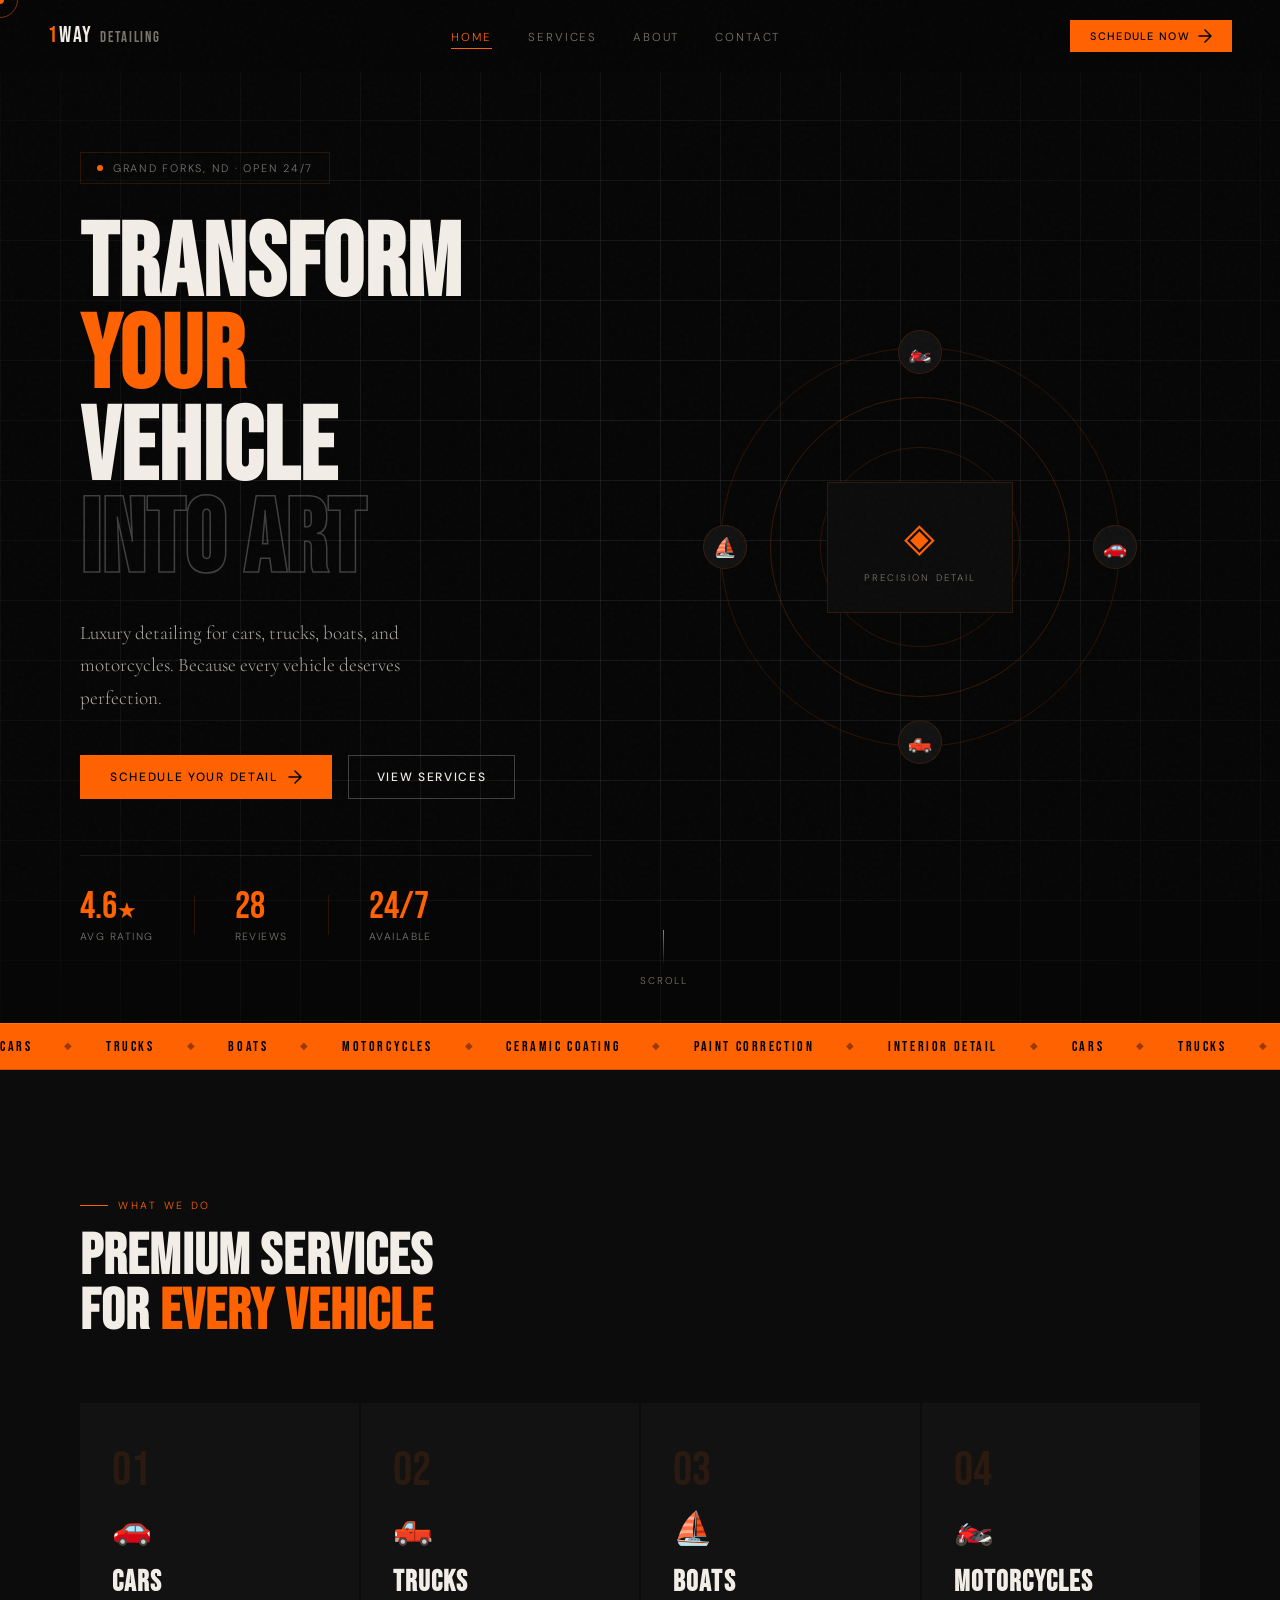
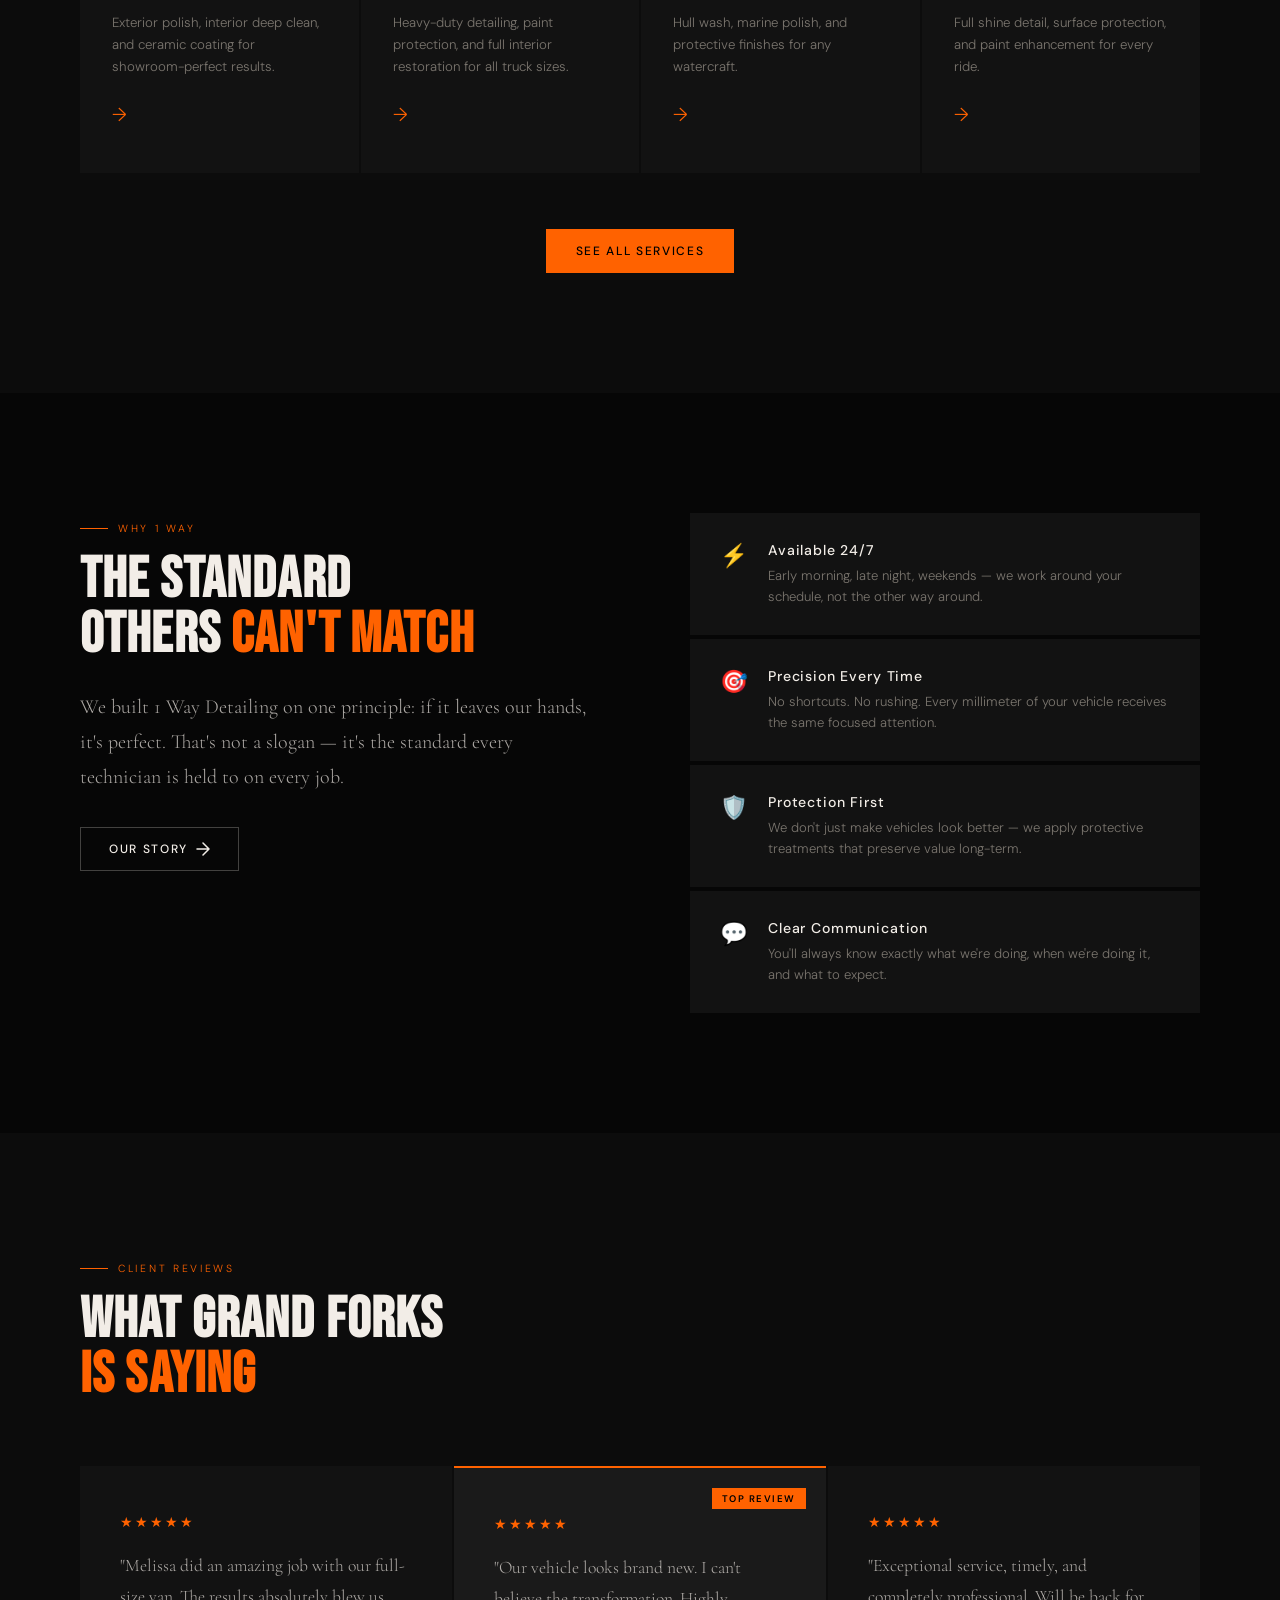
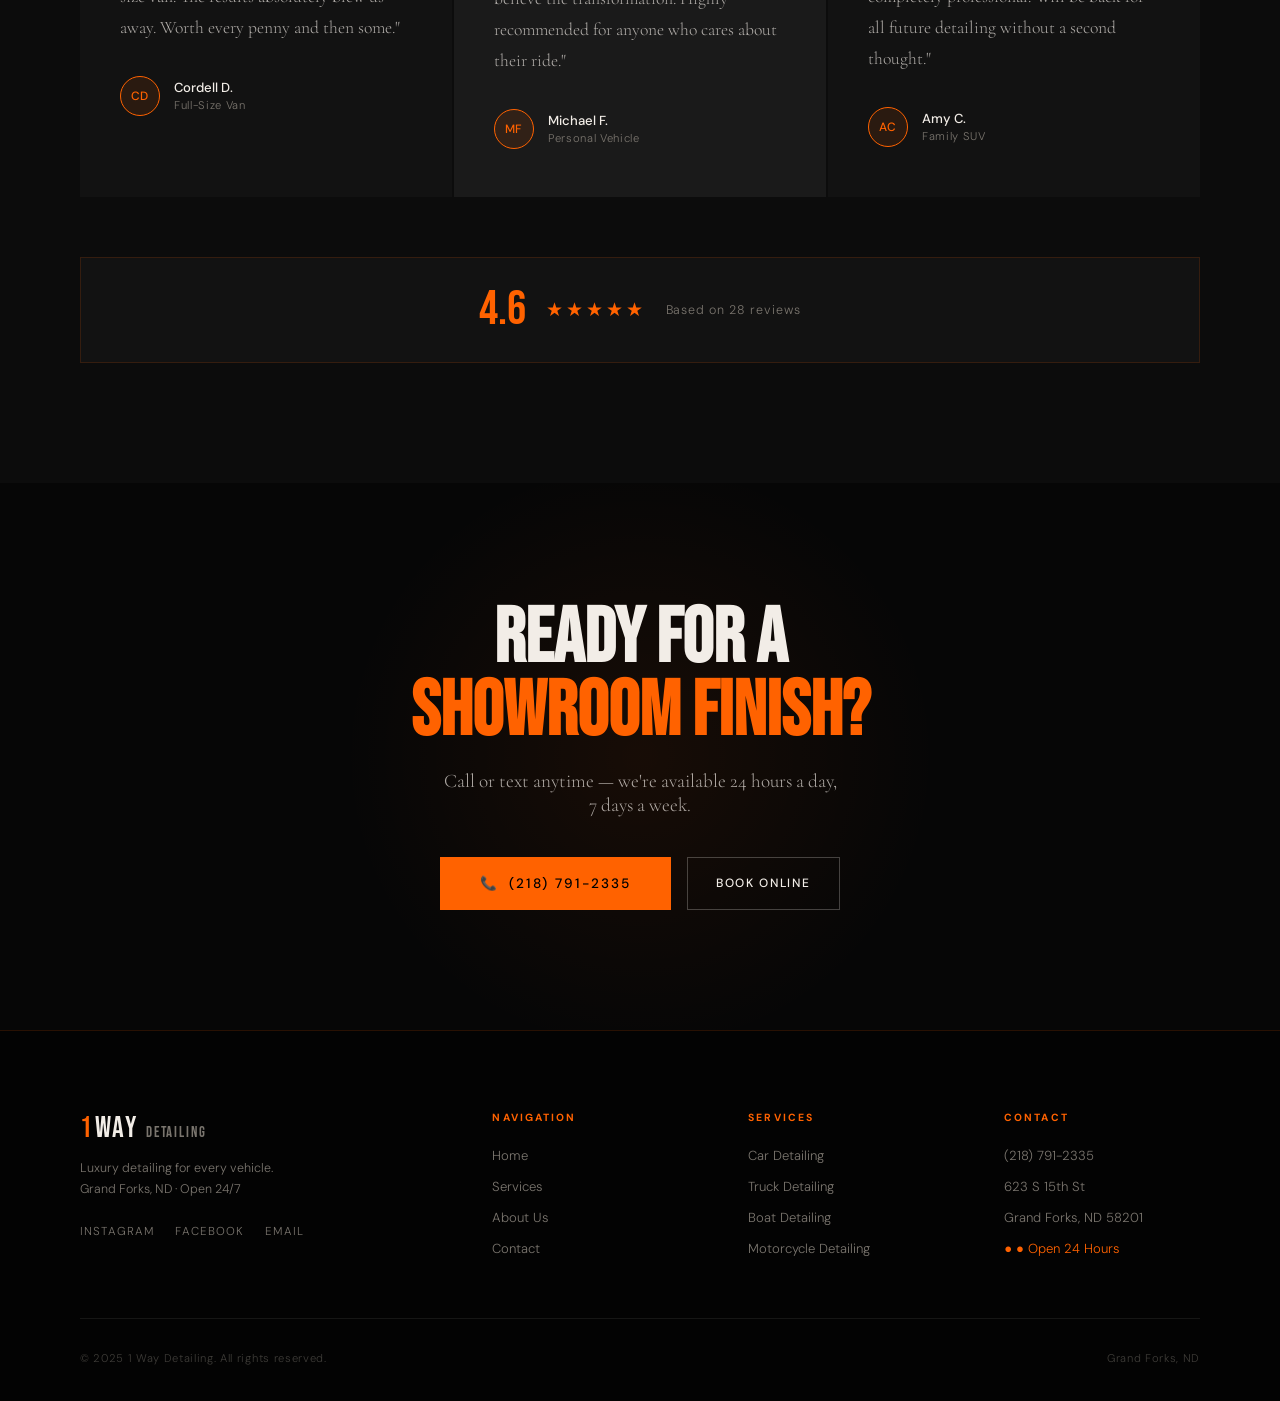
<file: index.html>
<!DOCTYPE html>
<html lang="en">
<head>
<meta charset="UTF-8">
<meta name="viewport" content="width=device-width, initial-scale=1.0">
<title>1 Way Detailing – Luxury Auto Detailing | Grand Forks, ND</title>
<meta name="description" content="Premium car, truck, boat, and motorcycle detailing in Grand Forks, ND. Open 24/7. Call (218) 791-2335.">
<link rel="preconnect" href="https://fonts.googleapis.com">
<link href="https://fonts.googleapis.com/css2?family=Bebas+Neue&family=Cormorant+Garamond:ital,wght@0,300;0,400;0,600;1,300;1,400&family=DM+Sans:wght@300;400;500;600&display=swap" rel="stylesheet">
<link rel="stylesheet" href="styles.css">
</head>
<body>

<!-- CURSOR -->
<div class="cursor" id="cursor"></div>
<div class="cursor-follower" id="cursorFollower"></div>

<!-- NAV -->
<nav id="navbar">
  <a href="index.html" class="nav-logo">
    <span class="logo-1">1</span><span class="logo-way">WAY</span>
    <span class="logo-detail">DETAILING</span>
  </a>
  <ul class="nav-links">
    <li><a href="index.html" class="active">Home</a></li>
    <li><a href="services.html">Services</a></li>
    <li><a href="about.html">About</a></li>
    <li><a href="contact.html">Contact</a></li>
  </ul>
  <a href="contact.html" class="nav-cta">
    <span>Schedule Now</span>
    <svg width="14" height="14" viewBox="0 0 14 14" fill="none"><path d="M1 7H13M7 1L13 7L7 13" stroke="currentColor" stroke-width="1.5" stroke-linecap="round" stroke-linejoin="round"/></svg>
  </a>
  <button class="hamburger" id="hamburger" aria-label="Menu">
    <span></span><span></span><span></span>
  </button>
</nav>

<!-- MOBILE MENU -->
<div class="mobile-menu" id="mobileMenu">
  <ul>
    <li><a href="index.html">Home</a></li>
    <li><a href="services.html">Services</a></li>
    <li><a href="about.html">About</a></li>
    <li><a href="contact.html">Contact</a></li>
  </ul>
  <a href="contact.html" class="btn-primary">Schedule Now</a>
  <div class="mobile-contact">
    <a href="tel:2187912335">(218) 791-2335</a>
    <span>Open 24 Hours</span>
  </div>
</div>

<!-- HERO -->
<section id="hero">
  <div class="hero-grid-overlay"></div>

  <div class="hero-left">
    <div class="hero-badge">
      <span class="badge-dot"></span>
      <span>Grand Forks, ND · Open 24/7</span>
    </div>

    <h1 class="hero-h1">
      <span class="h1-line" data-delay="0">TRANSFORM</span>
      <span class="h1-line accent" data-delay="100">YOUR</span>
      <span class="h1-line" data-delay="200">VEHICLE</span>
      <span class="h1-line outline" data-delay="300">INTO ART</span>
    </h1>

    <p class="hero-sub">Luxury detailing for cars, trucks, boats, and motorcycles. Because every vehicle deserves perfection.</p>

    <div class="hero-actions">
      <a href="contact.html" class="btn-primary">
        <span>Schedule Your Detail</span>
        <svg width="14" height="14" viewBox="0 0 14 14" fill="none"><path d="M1 7H13M7 1L13 7L7 13" stroke="currentColor" stroke-width="1.5" stroke-linecap="round" stroke-linejoin="round"/></svg>
      </a>
      <a href="services.html" class="btn-outline">View Services</a>
    </div>

    <div class="hero-stats">
      <div class="stat">
        <div class="stat-num">4.6<span>★</span></div>
        <div class="stat-label">Avg Rating</div>
      </div>
      <div class="stat-divider"></div>
      <div class="stat">
        <div class="stat-num">28</div>
        <div class="stat-label">Reviews</div>
      </div>
      <div class="stat-divider"></div>
      <div class="stat">
        <div class="stat-num">24/7</div>
        <div class="stat-label">Available</div>
      </div>
    </div>
  </div>

  <div class="hero-right">
    <div class="hero-visual">
      <div class="hv-ring hv-ring-1"></div>
      <div class="hv-ring hv-ring-2"></div>
      <div class="hv-ring hv-ring-3"></div>
      <div class="hv-center">
        <div class="hv-icon">◈</div>
        <div class="hv-label">PRECISION DETAIL</div>
      </div>
      <div class="hv-orbit">
        <div class="hv-dot" style="--angle:0deg">🚗</div>
        <div class="hv-dot" style="--angle:90deg">🛻</div>
        <div class="hv-dot" style="--angle:180deg">⛵</div>
        <div class="hv-dot" style="--angle:270deg">🏍️</div>
      </div>
    </div>
  </div>

  <div class="hero-scroll-hint">
    <div class="scroll-line"></div>
    <span>Scroll</span>
  </div>
</section>

<!-- MARQUEE -->
<div class="marquee-wrap">
  <div class="marquee-track">
    <span>CARS</span><span class="dot">◆</span>
    <span>TRUCKS</span><span class="dot">◆</span>
    <span>BOATS</span><span class="dot">◆</span>
    <span>MOTORCYCLES</span><span class="dot">◆</span>
    <span>CERAMIC COATING</span><span class="dot">◆</span>
    <span>PAINT CORRECTION</span><span class="dot">◆</span>
    <span>INTERIOR DETAIL</span><span class="dot">◆</span>
    <span>CARS</span><span class="dot">◆</span>
    <span>TRUCKS</span><span class="dot">◆</span>
    <span>BOATS</span><span class="dot">◆</span>
    <span>MOTORCYCLES</span><span class="dot">◆</span>
    <span>CERAMIC COATING</span><span class="dot">◆</span>
    <span>PAINT CORRECTION</span><span class="dot">◆</span>
    <span>INTERIOR DETAIL</span><span class="dot">◆</span>
  </div>
</div>

<!-- SERVICES PREVIEW -->
<section id="services-preview">
  <div class="section-header reveal">
    <div class="section-tag">What We Do</div>
    <h2 class="section-h2">Premium Services<br>For <span class="accent-text">Every Vehicle</span></h2>
  </div>

  <div class="services-row">
    <a href="services.html#cars" class="service-tile reveal">
      <div class="st-num">01</div>
      <div class="st-icon">🚗</div>
      <h3 class="st-title">Cars</h3>
      <p class="st-desc">Exterior polish, interior deep clean, and ceramic coating for showroom-perfect results.</p>
      <div class="st-arrow">→</div>
    </a>
    <a href="services.html#trucks" class="service-tile reveal">
      <div class="st-num">02</div>
      <div class="st-icon">🛻</div>
      <h3 class="st-title">Trucks</h3>
      <p class="st-desc">Heavy-duty detailing, paint protection, and full interior restoration for all truck sizes.</p>
      <div class="st-arrow">→</div>
    </a>
    <a href="services.html#boats" class="service-tile reveal">
      <div class="st-num">03</div>
      <div class="st-icon">⛵</div>
      <h3 class="st-title">Boats</h3>
      <p class="st-desc">Hull wash, marine polish, and protective finishes for any watercraft.</p>
      <div class="st-arrow">→</div>
    </a>
    <a href="services.html#motorcycles" class="service-tile reveal">
      <div class="st-num">04</div>
      <div class="st-icon">🏍️</div>
      <h3 class="st-title">Motorcycles</h3>
      <p class="st-desc">Full shine detail, surface protection, and paint enhancement for every ride.</p>
      <div class="st-arrow">→</div>
    </a>
  </div>

  <div class="services-cta reveal">
    <a href="services.html" class="btn-primary">See All Services</a>
  </div>
</section>

<!-- WHY US -->
<section id="why-us">
  <div class="why-inner">
    <div class="why-left reveal">
      <div class="section-tag">Why 1 Way</div>
      <h2 class="section-h2">The Standard<br>Others <span class="accent-text">Can't Match</span></h2>
      <p class="why-body">We built 1 Way Detailing on one principle: if it leaves our hands, it's perfect. That's not a slogan — it's the standard every technician is held to on every job.</p>
      <a href="about.html" class="btn-outline" style="margin-top:32px;display:inline-flex;align-items:center;gap:8px;">
        Our Story
        <svg width="14" height="14" viewBox="0 0 14 14" fill="none"><path d="M1 7H13M7 1L13 7L7 13" stroke="currentColor" stroke-width="1.5" stroke-linecap="round" stroke-linejoin="round"/></svg>
      </a>
    </div>
    <div class="why-right">
      <div class="why-card reveal">
        <div class="wc-icon">⚡</div>
        <div class="wc-content">
          <h4>Available 24/7</h4>
          <p>Early morning, late night, weekends — we work around your schedule, not the other way around.</p>
        </div>
      </div>
      <div class="why-card reveal">
        <div class="wc-icon">🎯</div>
        <div class="wc-content">
          <h4>Precision Every Time</h4>
          <p>No shortcuts. No rushing. Every millimeter of your vehicle receives the same focused attention.</p>
        </div>
      </div>
      <div class="why-card reveal">
        <div class="wc-icon">🛡️</div>
        <div class="wc-content">
          <h4>Protection First</h4>
          <p>We don't just make vehicles look better — we apply protective treatments that preserve value long-term.</p>
        </div>
      </div>
      <div class="why-card reveal">
        <div class="wc-icon">💬</div>
        <div class="wc-content">
          <h4>Clear Communication</h4>
          <p>You'll always know exactly what we're doing, when we're doing it, and what to expect.</p>
        </div>
      </div>
    </div>
  </div>
</section>

<!-- TESTIMONIALS -->
<section id="testimonials">
  <div class="section-header reveal">
    <div class="section-tag">Client Reviews</div>
    <h2 class="section-h2">What Grand Forks<br><span class="accent-text">Is Saying</span></h2>
  </div>

  <div class="testi-grid">
    <div class="testi-card reveal">
      <div class="testi-stars">★★★★★</div>
      <p class="testi-text">"Melissa did an amazing job with our full-size van. The results absolutely blew us away. Worth every penny and then some."</p>
      <div class="testi-footer">
        <div class="testi-avatar">CD</div>
        <div>
          <div class="testi-name">Cordell D.</div>
          <div class="testi-vehicle">Full-Size Van</div>
        </div>
      </div>
    </div>
    <div class="testi-card reveal featured">
      <div class="featured-tag">Top Review</div>
      <div class="testi-stars">★★★★★</div>
      <p class="testi-text">"Our vehicle looks brand new. I can't believe the transformation. Highly recommended for anyone who cares about their ride."</p>
      <div class="testi-footer">
        <div class="testi-avatar">MF</div>
        <div>
          <div class="testi-name">Michael F.</div>
          <div class="testi-vehicle">Personal Vehicle</div>
        </div>
      </div>
    </div>
    <div class="testi-card reveal">
      <div class="testi-stars">★★★★★</div>
      <p class="testi-text">"Exceptional service, timely, and completely professional. Will be back for all future detailing without a second thought."</p>
      <div class="testi-footer">
        <div class="testi-avatar">AC</div>
        <div>
          <div class="testi-name">Amy C.</div>
          <div class="testi-vehicle">Family SUV</div>
        </div>
      </div>
    </div>
  </div>

  <div class="rating-bar reveal">
    <div class="rb-score">4.6</div>
    <div class="rb-stars">★★★★★</div>
    <div class="rb-count">Based on 28 reviews</div>
  </div>
</section>

<!-- CTA BAND -->
<section id="cta-band">
  <div class="cta-inner reveal">
    <h2>Ready For a<br><span class="accent-text">Showroom Finish?</span></h2>
    <p>Call or text anytime — we're available 24 hours a day, 7 days a week.</p>
    <div class="cta-actions">
      <a href="tel:2187912335" class="btn-primary btn-large">
        <span>📞</span>
        <span>(218) 791-2335</span>
      </a>
      <a href="contact.html" class="btn-outline">Book Online</a>
    </div>
  </div>
</section>

<!-- FOOTER -->
<footer>
  <div class="footer-top">
    <div class="footer-brand-col">
      <div class="footer-logo">
        <span class="logo-1">1</span><span class="logo-way">WAY</span>
        <span class="logo-detail">DETAILING</span>
      </div>
      <p class="footer-tagline">Luxury detailing for every vehicle.<br>Grand Forks, ND · Open 24/7</p>
      <div class="footer-social">
        <a href="#" class="social-link">Instagram</a>
        <a href="#" class="social-link">Facebook</a>
        <a href="mailto:info@1waydetailing.com" class="social-link">Email</a>
      </div>
    </div>

    <div class="footer-col">
      <h4>Navigation</h4>
      <ul>
        <li><a href="index.html">Home</a></li>
        <li><a href="services.html">Services</a></li>
        <li><a href="about.html">About Us</a></li>
        <li><a href="contact.html">Contact</a></li>
      </ul>
    </div>

    <div class="footer-col">
      <h4>Services</h4>
      <ul>
        <li><a href="services.html#cars">Car Detailing</a></li>
        <li><a href="services.html#trucks">Truck Detailing</a></li>
        <li><a href="services.html#boats">Boat Detailing</a></li>
        <li><a href="services.html#motorcycles">Motorcycle Detailing</a></li>
      </ul>
    </div>

    <div class="footer-col">
      <h4>Contact</h4>
      <ul>
        <li><a href="tel:2187912335">(218) 791-2335</a></li>
        <li><span>623 S 15th St</span></li>
        <li><span>Grand Forks, ND 58201</span></li>
        <li><span class="hours-live">● Open 24 Hours</span></li>
      </ul>
    </div>
  </div>
  <div class="footer-bottom">
    <span>© 2025 1 Way Detailing. All rights reserved.</span>
    <span>Grand Forks, ND</span>
  </div>
</footer>

<script src="main.js"></script>
</body>
</html>
</file>
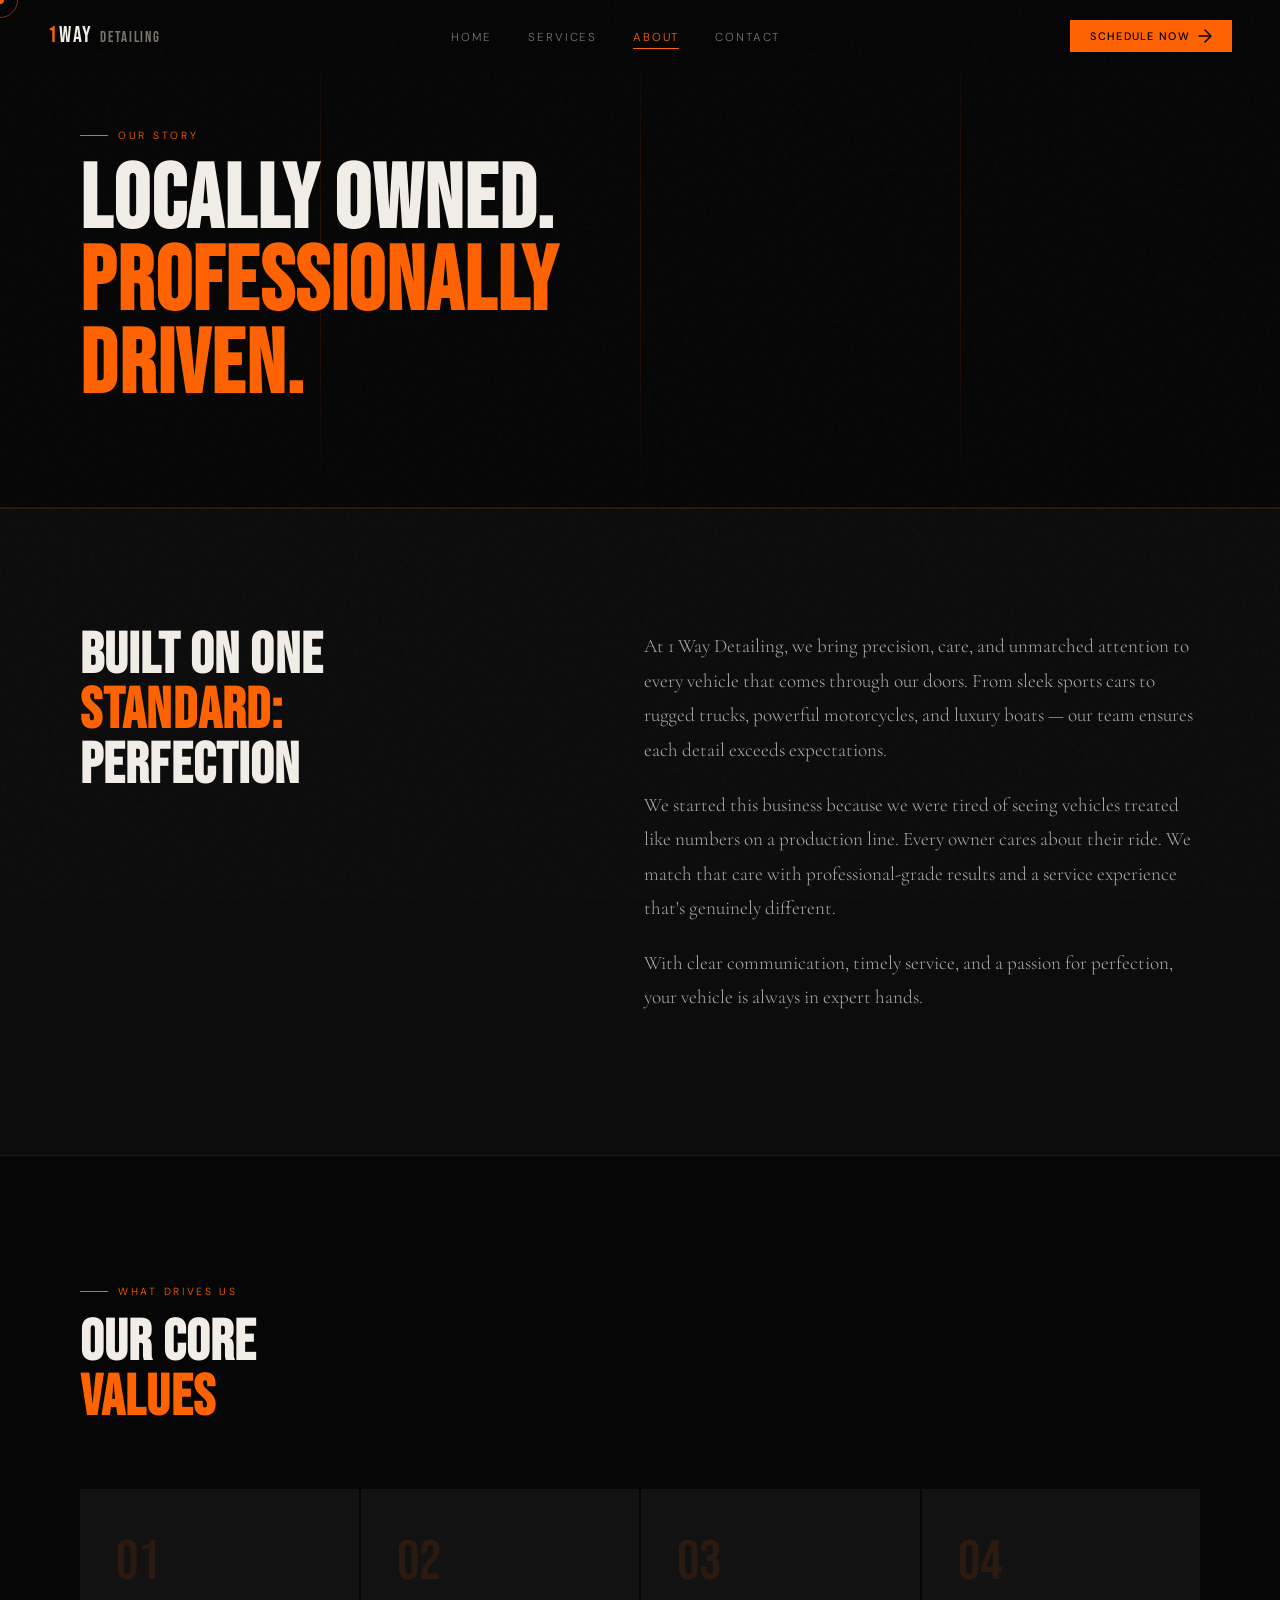
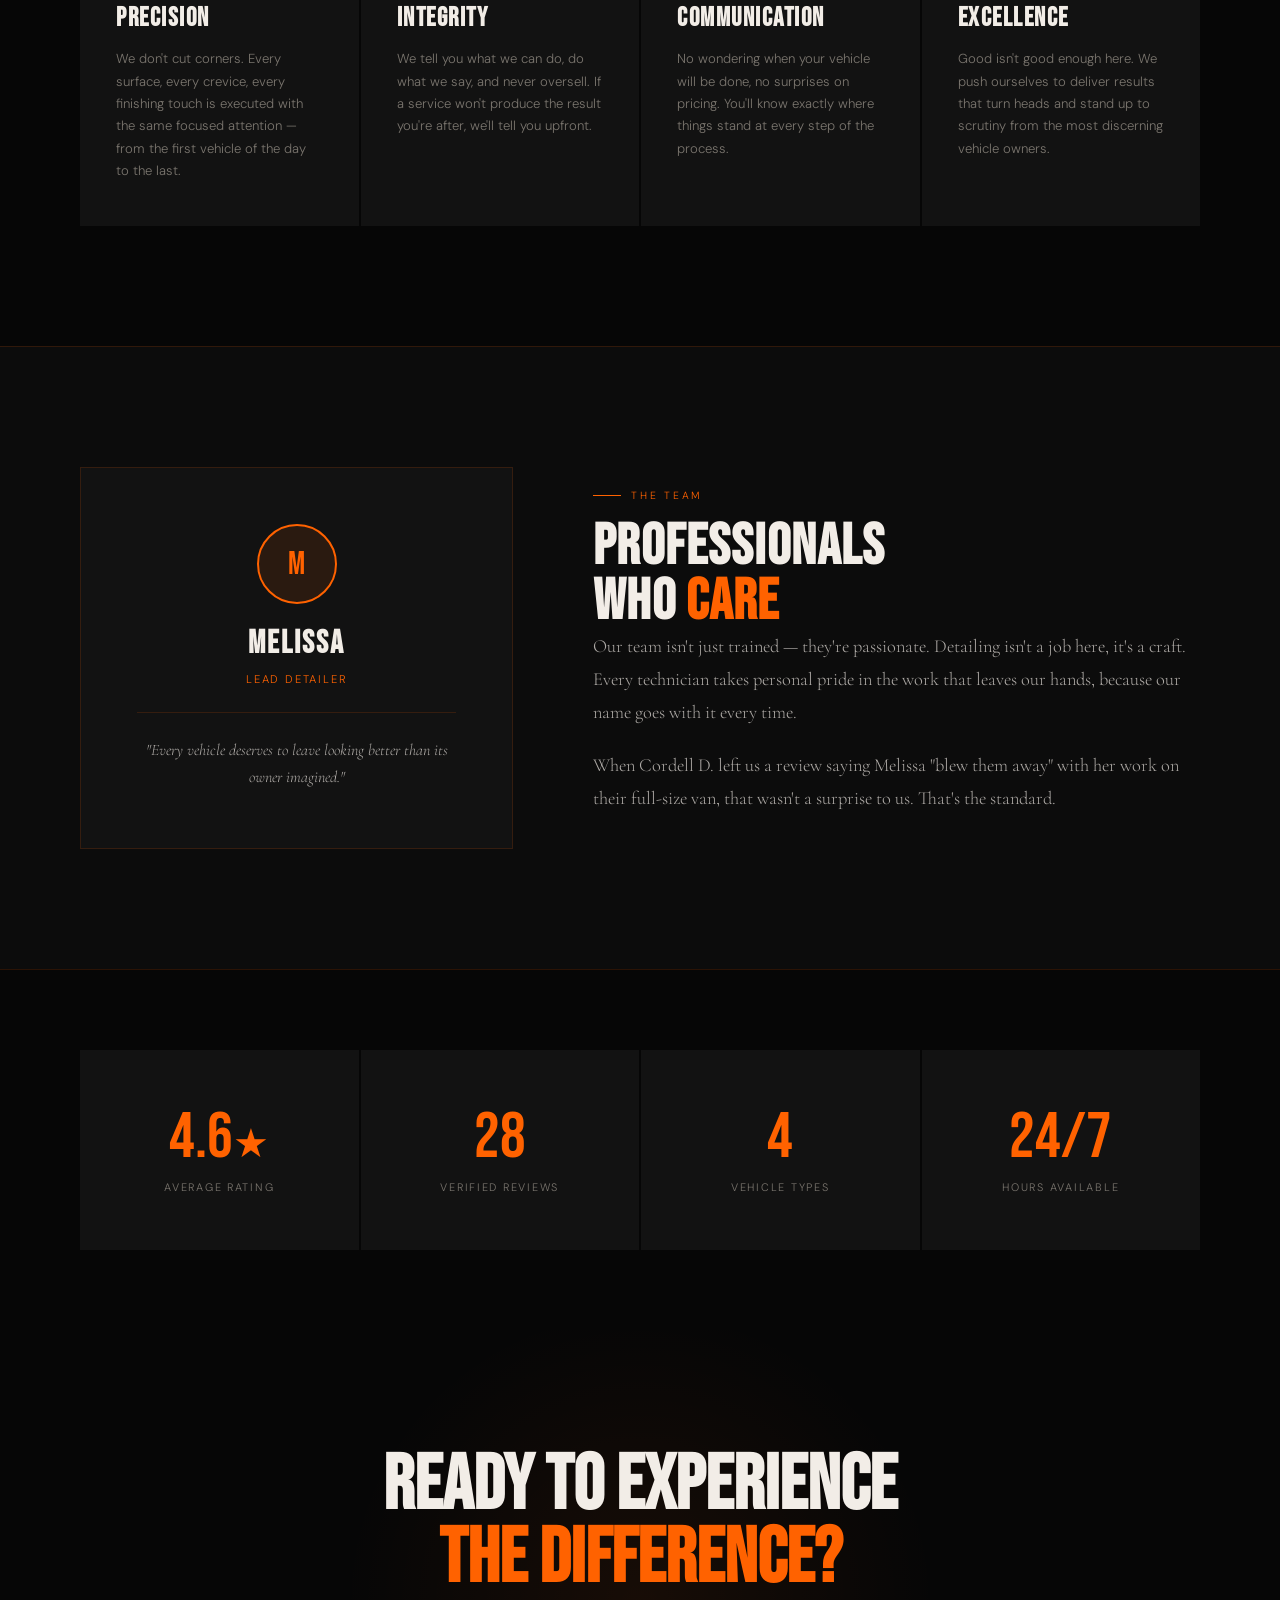
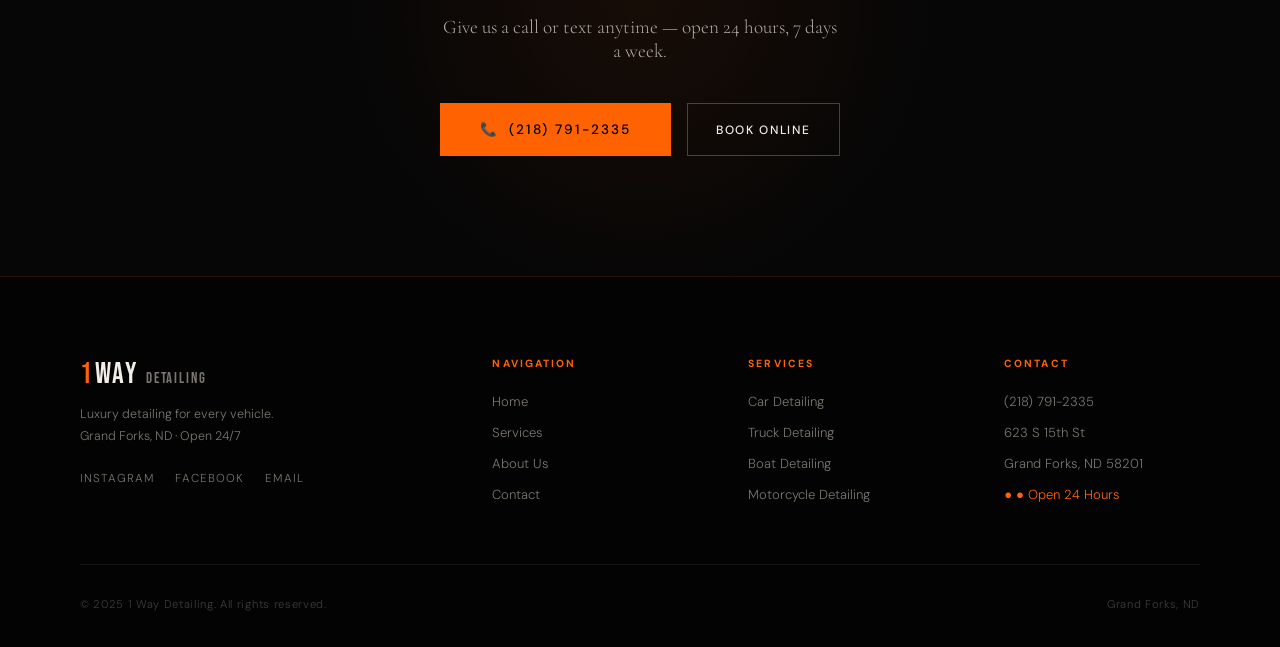
<file: about.html>
<!DOCTYPE html>
<html lang="en">
<head>
<meta charset="UTF-8">
<meta name="viewport" content="width=device-width, initial-scale=1.0">
<title>About – 1 Way Detailing | Grand Forks, ND</title>
<meta name="description" content="Learn about 1 Way Detailing – locally owned luxury vehicle detailing in Grand Forks, ND.">
<link rel="preconnect" href="https://fonts.googleapis.com">
<link href="https://fonts.googleapis.com/css2?family=Bebas+Neue&family=Cormorant+Garamond:ital,wght@0,300;0,400;0,600;1,300;1,400&family=DM+Sans:wght@300;400;500;600&display=swap" rel="stylesheet">
<link rel="stylesheet" href="styles.css">
</head>
<body>

<div class="cursor" id="cursor"></div>
<div class="cursor-follower" id="cursorFollower"></div>

<nav id="navbar">
  <a href="index.html" class="nav-logo">
    <span class="logo-1">1</span><span class="logo-way">WAY</span>
    <span class="logo-detail">DETAILING</span>
  </a>
  <ul class="nav-links">
    <li><a href="index.html">Home</a></li>
    <li><a href="services.html">Services</a></li>
    <li><a href="about.html" class="active">About</a></li>
    <li><a href="contact.html">Contact</a></li>
  </ul>
  <a href="contact.html" class="nav-cta">
    <span>Schedule Now</span>
    <svg width="14" height="14" viewBox="0 0 14 14" fill="none"><path d="M1 7H13M7 1L13 7L7 13" stroke="currentColor" stroke-width="1.5" stroke-linecap="round" stroke-linejoin="round"/></svg>
  </a>
  <button class="hamburger" id="hamburger" aria-label="Menu">
    <span></span><span></span><span></span>
  </button>
</nav>

<div class="mobile-menu" id="mobileMenu">
  <ul>
    <li><a href="index.html">Home</a></li>
    <li><a href="services.html">Services</a></li>
    <li><a href="about.html">About</a></li>
    <li><a href="contact.html">Contact</a></li>
  </ul>
  <a href="contact.html" class="btn-primary">Schedule Now</a>
  <div class="mobile-contact">
    <a href="tel:2187912335">(218) 791-2335</a>
    <span>Open 24 Hours</span>
  </div>
</div>

<!-- PAGE HERO -->
<section class="page-hero">
  <div class="page-hero-inner">
    <div class="section-tag reveal">Our Story</div>
    <h1 class="page-hero-h1 reveal">Locally Owned.<br><span class="accent-text">Professionally<br>Driven.</span></h1>
  </div>
  <div class="page-hero-lines">
    <div class="ph-line"></div>
    <div class="ph-line"></div>
    <div class="ph-line"></div>
  </div>
</section>

<!-- MISSION -->
<section class="about-mission">
  <div class="am-inner">
    <div class="am-left reveal">
      <h2 class="section-h2">Built on One<br><span class="accent-text">Standard:</span><br>Perfection</h2>
    </div>
    <div class="am-right reveal">
      <p class="am-body">At 1 Way Detailing, we bring precision, care, and unmatched attention to every vehicle that comes through our doors. From sleek sports cars to rugged trucks, powerful motorcycles, and luxury boats — our team ensures each detail exceeds expectations.</p>
      <p class="am-body">We started this business because we were tired of seeing vehicles treated like numbers on a production line. Every owner cares about their ride. We match that care with professional-grade results and a service experience that's genuinely different.</p>
      <p class="am-body">With clear communication, timely service, and a passion for perfection, your vehicle is always in expert hands.</p>
    </div>
  </div>
</section>

<!-- VALUES -->
<section class="about-values">
  <div class="section-header reveal">
    <div class="section-tag">What Drives Us</div>
    <h2 class="section-h2">Our Core<br><span class="accent-text">Values</span></h2>
  </div>

  <div class="values-grid">
    <div class="value-card reveal">
      <div class="vc-num">01</div>
      <h3>Precision</h3>
      <p>We don't cut corners. Every surface, every crevice, every finishing touch is executed with the same focused attention — from the first vehicle of the day to the last.</p>
    </div>
    <div class="value-card reveal">
      <div class="vc-num">02</div>
      <h3>Integrity</h3>
      <p>We tell you what we can do, do what we say, and never oversell. If a service won't produce the result you're after, we'll tell you upfront.</p>
    </div>
    <div class="value-card reveal">
      <div class="vc-num">03</div>
      <h3>Communication</h3>
      <p>No wondering when your vehicle will be done, no surprises on pricing. You'll know exactly where things stand at every step of the process.</p>
    </div>
    <div class="value-card reveal">
      <div class="vc-num">04</div>
      <h3>Excellence</h3>
      <p>Good isn't good enough here. We push ourselves to deliver results that turn heads and stand up to scrutiny from the most discerning vehicle owners.</p>
    </div>
  </div>
</section>

<!-- TEAM HIGHLIGHT -->
<section class="about-team">
  <div class="at-inner">
    <div class="at-left reveal">
      <div class="team-card">
        <div class="tc-avatar">M</div>
        <div class="tc-info">
          <h3>Melissa</h3>
          <span>Lead Detailer</span>
        </div>
        <div class="tc-quote">"Every vehicle deserves to leave looking better than its owner imagined."</div>
      </div>
    </div>
    <div class="at-right reveal">
      <div class="section-tag">The Team</div>
      <h2 class="section-h2">Professionals<br>Who <span class="accent-text">Care</span></h2>
      <p class="at-body">Our team isn't just trained — they're passionate. Detailing isn't a job here, it's a craft. Every technician takes personal pride in the work that leaves our hands, because our name goes with it every time.</p>
      <p class="at-body">When Cordell D. left us a review saying Melissa "blew them away" with her work on their full-size van, that wasn't a surprise to us. That's the standard.</p>
    </div>
  </div>
</section>

<!-- NUMBERS -->
<section class="about-numbers">
  <div class="numbers-grid">
    <div class="number-item reveal">
      <div class="ni-num">4.6<span>★</span></div>
      <div class="ni-label">Average Rating</div>
    </div>
    <div class="number-item reveal">
      <div class="ni-num">28</div>
      <div class="ni-label">Verified Reviews</div>
    </div>
    <div class="number-item reveal">
      <div class="ni-num">4</div>
      <div class="ni-label">Vehicle Types</div>
    </div>
    <div class="number-item reveal">
      <div class="ni-num">24/7</div>
      <div class="ni-label">Hours Available</div>
    </div>
  </div>
</section>

<!-- CTA BAND -->
<section id="cta-band">
  <div class="cta-inner reveal">
    <h2>Ready to Experience<br><span class="accent-text">The Difference?</span></h2>
    <p>Give us a call or text anytime — open 24 hours, 7 days a week.</p>
    <div class="cta-actions">
      <a href="tel:2187912335" class="btn-primary btn-large">
        <span>📞</span>
        <span>(218) 791-2335</span>
      </a>
      <a href="contact.html" class="btn-outline">Book Online</a>
    </div>
  </div>
</section>

<footer>
  <div class="footer-top">
    <div class="footer-brand-col">
      <div class="footer-logo">
        <span class="logo-1">1</span><span class="logo-way">WAY</span>
        <span class="logo-detail">DETAILING</span>
      </div>
      <p class="footer-tagline">Luxury detailing for every vehicle.<br>Grand Forks, ND · Open 24/7</p>
      <div class="footer-social">
        <a href="#" class="social-link">Instagram</a>
        <a href="#" class="social-link">Facebook</a>
        <a href="mailto:info@1waydetailing.com" class="social-link">Email</a>
      </div>
    </div>
    <div class="footer-col">
      <h4>Navigation</h4>
      <ul>
        <li><a href="index.html">Home</a></li>
        <li><a href="services.html">Services</a></li>
        <li><a href="about.html">About Us</a></li>
        <li><a href="contact.html">Contact</a></li>
      </ul>
    </div>
    <div class="footer-col">
      <h4>Services</h4>
      <ul>
        <li><a href="services.html#cars">Car Detailing</a></li>
        <li><a href="services.html#trucks">Truck Detailing</a></li>
        <li><a href="services.html#boats">Boat Detailing</a></li>
        <li><a href="services.html#motorcycles">Motorcycle Detailing</a></li>
      </ul>
    </div>
    <div class="footer-col">
      <h4>Contact</h4>
      <ul>
        <li><a href="tel:2187912335">(218) 791-2335</a></li>
        <li><span>623 S 15th St</span></li>
        <li><span>Grand Forks, ND 58201</span></li>
        <li><span class="hours-live">● Open 24 Hours</span></li>
      </ul>
    </div>
  </div>
  <div class="footer-bottom">
    <span>© 2025 1 Way Detailing. All rights reserved.</span>
    <span>Grand Forks, ND</span>
  </div>
</footer>

<script src="main.js"></script>
</body>
</html>
</file>
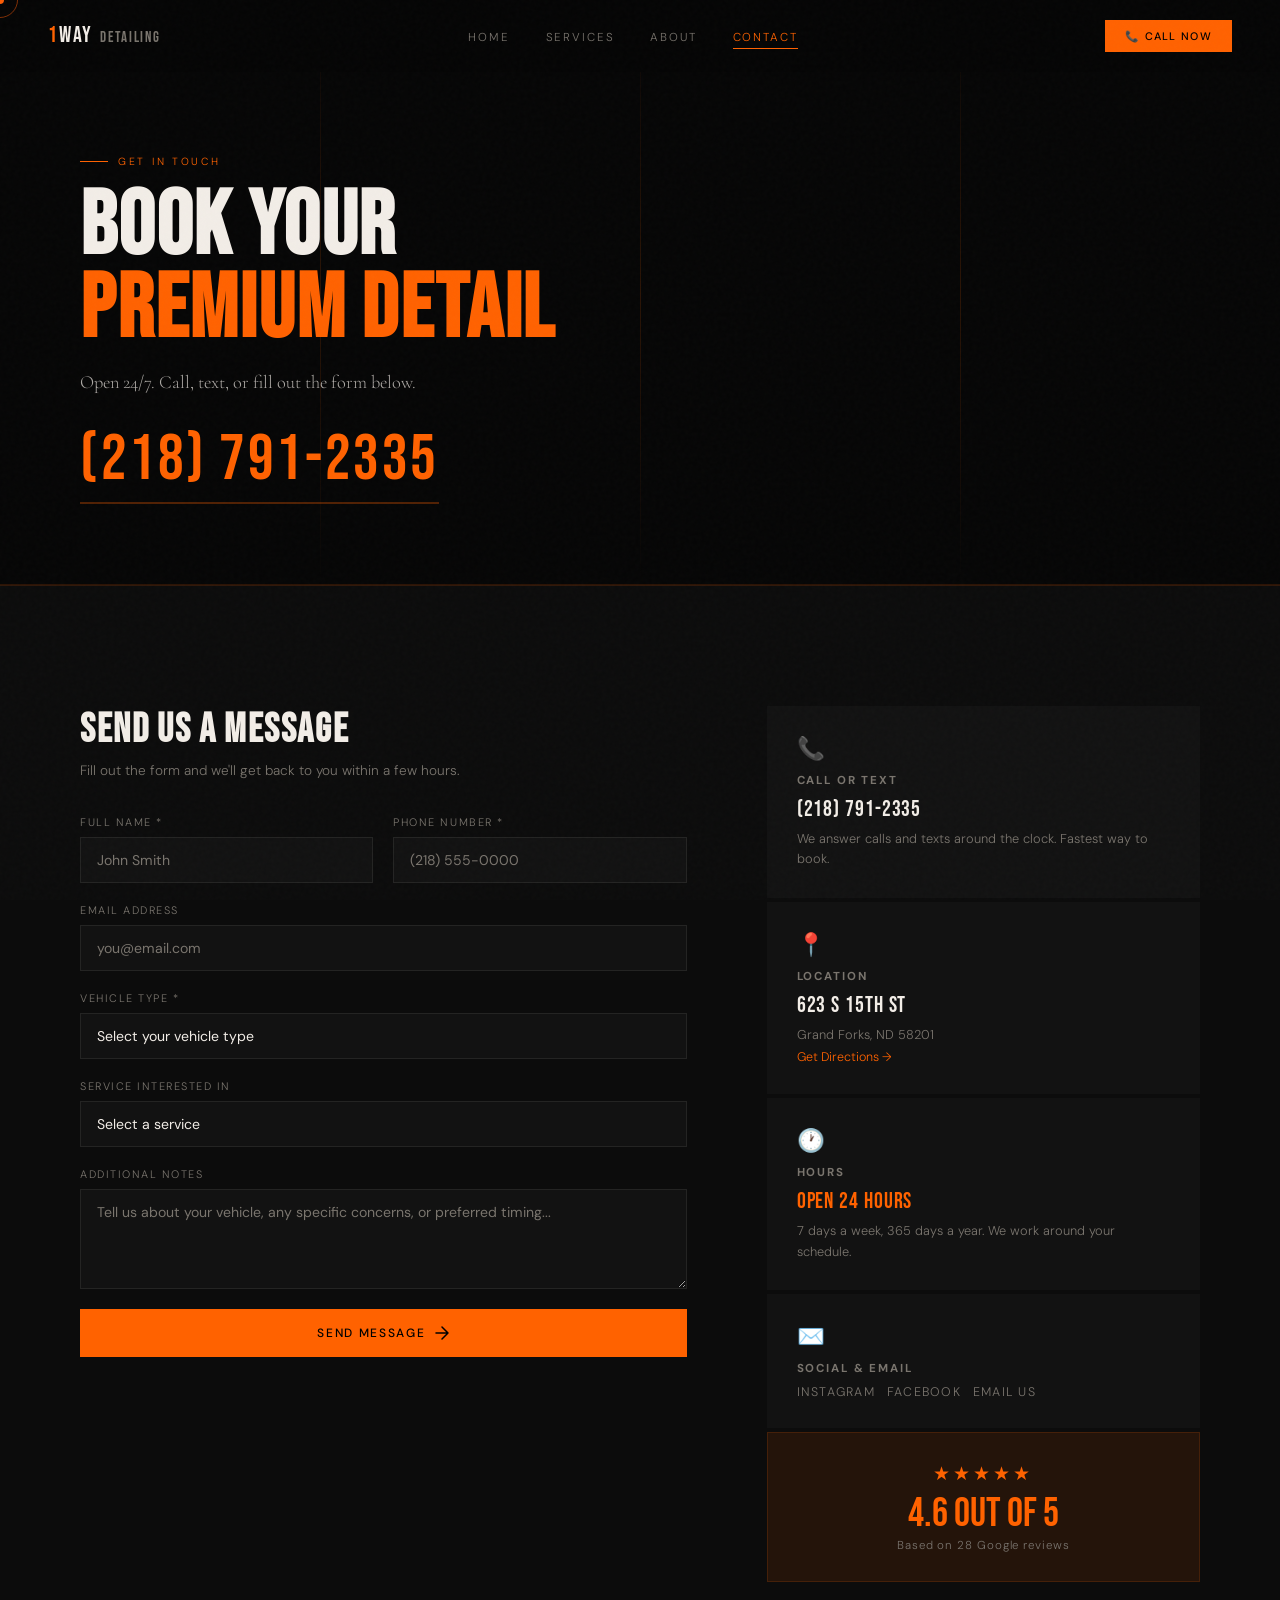
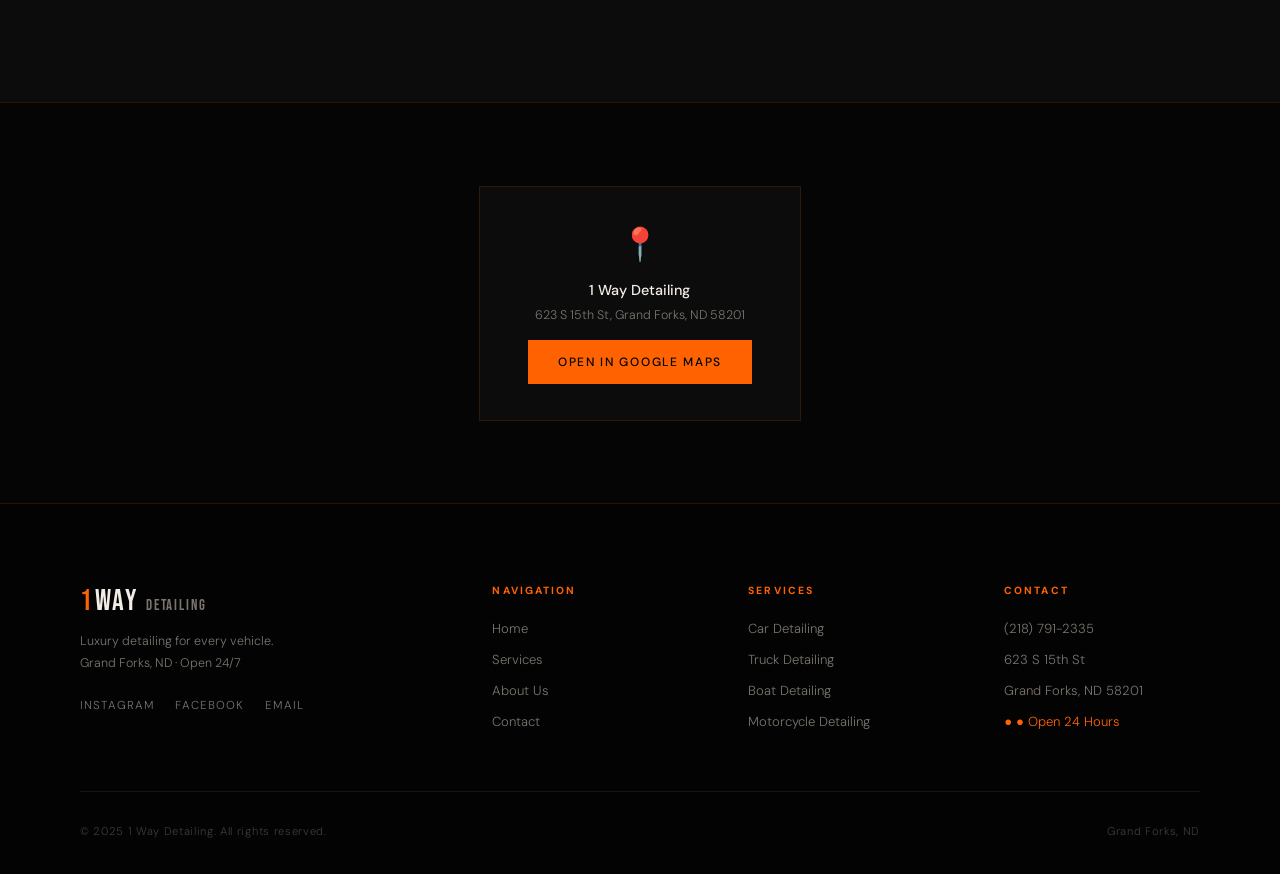
<file: contact.html>
<!DOCTYPE html>
<html lang="en">
<head>
<meta charset="UTF-8">
<meta name="viewport" content="width=device-width, initial-scale=1.0">
<title>Contact – 1 Way Detailing | Grand Forks, ND</title>
<meta name="description" content="Book your luxury detail today. Call (218) 791-2335 or fill out our contact form. Open 24/7.">
<link rel="preconnect" href="https://fonts.googleapis.com">
<link href="https://fonts.googleapis.com/css2?family=Bebas+Neue&family=Cormorant+Garamond:ital,wght@0,300;0,400;0,600;1,300;1,400&family=DM+Sans:wght@300;400;500;600&display=swap" rel="stylesheet">
<link rel="stylesheet" href="styles.css">
</head>
<body>

<div class="cursor" id="cursor"></div>
<div class="cursor-follower" id="cursorFollower"></div>

<nav id="navbar">
  <a href="index.html" class="nav-logo">
    <span class="logo-1">1</span><span class="logo-way">WAY</span>
    <span class="logo-detail">DETAILING</span>
  </a>
  <ul class="nav-links">
    <li><a href="index.html">Home</a></li>
    <li><a href="services.html">Services</a></li>
    <li><a href="about.html">About</a></li>
    <li><a href="contact.html" class="active">Contact</a></li>
  </ul>
  <a href="tel:2187912335" class="nav-cta">
    <span>📞 Call Now</span>
  </a>
  <button class="hamburger" id="hamburger" aria-label="Menu">
    <span></span><span></span><span></span>
  </button>
</nav>

<div class="mobile-menu" id="mobileMenu">
  <ul>
    <li><a href="index.html">Home</a></li>
    <li><a href="services.html">Services</a></li>
    <li><a href="about.html">About</a></li>
    <li><a href="contact.html">Contact</a></li>
  </ul>
  <a href="contact.html" class="btn-primary">Schedule Now</a>
  <div class="mobile-contact">
    <a href="tel:2187912335">(218) 791-2335</a>
    <span>Open 24 Hours</span>
  </div>
</div>

<!-- PAGE HERO -->
<section class="page-hero contact-hero">
  <div class="page-hero-inner">
    <div class="section-tag reveal">Get In Touch</div>
    <h1 class="page-hero-h1 reveal">Book Your<br><span class="accent-text">Premium Detail</span></h1>
    <p class="page-hero-sub reveal">Open 24/7. Call, text, or fill out the form below.</p>

    <a href="tel:2187912335" class="phone-hero reveal">(218) 791-2335</a>
  </div>
  <div class="page-hero-lines">
    <div class="ph-line"></div>
    <div class="ph-line"></div>
    <div class="ph-line"></div>
  </div>
</section>

<!-- CONTACT BODY -->
<section class="contact-section">
  <div class="contact-grid">

    <!-- FORM -->
    <div class="contact-form-wrap reveal">
      <h2 class="cf-title">Send Us a Message</h2>
      <p class="cf-sub">Fill out the form and we'll get back to you within a few hours.</p>

      <form class="contact-form" id="contactForm">
        <div class="form-row">
          <div class="form-group">
            <label for="name">Full Name *</label>
            <input type="text" id="name" name="name" placeholder="John Smith" required>
          </div>
          <div class="form-group">
            <label for="phone">Phone Number *</label>
            <input type="tel" id="phone" name="phone" placeholder="(218) 555-0000" required>
          </div>
        </div>

        <div class="form-group">
          <label for="email">Email Address</label>
          <input type="email" id="email" name="email" placeholder="you@email.com">
        </div>

        <div class="form-group">
          <label for="vehicle">Vehicle Type *</label>
          <select id="vehicle" name="vehicle" required>
            <option value="" disabled selected>Select your vehicle type</option>
            <option value="car">Car / Sedan / Coupe</option>
            <option value="suv">SUV / Crossover</option>
            <option value="truck">Truck / Pickup</option>
            <option value="van">Van / Minivan</option>
            <option value="boat">Boat / Watercraft</option>
            <option value="motorcycle">Motorcycle</option>
            <option value="other">Other</option>
          </select>
        </div>

        <div class="form-group">
          <label for="service">Service Interested In</label>
          <select id="service" name="service">
            <option value="" disabled selected>Select a service</option>
            <option value="exterior">Exterior Detail</option>
            <option value="interior">Interior Detail</option>
            <option value="full">Full Detail Package</option>
            <option value="ceramic">Ceramic Coating</option>
            <option value="ppf">Paint Protection Film</option>
            <option value="unsure">Not Sure – Need Recommendation</option>
          </select>
        </div>

        <div class="form-group">
          <label for="message">Additional Notes</label>
          <textarea id="message" name="message" rows="4" placeholder="Tell us about your vehicle, any specific concerns, or preferred timing..."></textarea>
        </div>

        <button type="submit" class="btn-primary btn-full">
          <span>Send Message</span>
          <svg width="14" height="14" viewBox="0 0 14 14" fill="none"><path d="M1 7H13M7 1L13 7L7 13" stroke="currentColor" stroke-width="1.5" stroke-linecap="round" stroke-linejoin="round"/></svg>
        </button>

        <div class="form-success" id="formSuccess">
          <div class="fs-icon">✓</div>
          <h3>Message Sent!</h3>
          <p>We'll be in touch shortly. For fastest response, call or text (218) 791-2335.</p>
        </div>
      </form>
    </div>

    <!-- CONTACT INFO -->
    <div class="contact-info-wrap">
      <div class="ci-block reveal">
        <div class="ci-icon">📞</div>
        <h3>Call or Text</h3>
        <a href="tel:2187912335" class="ci-value">(218) 791-2335</a>
        <p>We answer calls and texts around the clock. Fastest way to book.</p>
      </div>

      <div class="ci-block reveal">
        <div class="ci-icon">📍</div>
        <h3>Location</h3>
        <div class="ci-value">623 S 15th St</div>
        <p>Grand Forks, ND 58201</p>
        <a href="https://maps.google.com/?q=623+S+15th+St+Grand+Forks+ND+58201" target="_blank" class="ci-link">Get Directions →</a>
      </div>

      <div class="ci-block reveal">
        <div class="ci-icon">🕐</div>
        <h3>Hours</h3>
        <div class="ci-value hours-open">Open 24 Hours</div>
        <p>7 days a week, 365 days a year. We work around your schedule.</p>
      </div>

      <div class="ci-block reveal">
        <div class="ci-icon">✉️</div>
        <h3>Social & Email</h3>
        <div class="ci-social">
          <a href="#" class="ci-social-link">Instagram</a>
          <a href="#" class="ci-social-link">Facebook</a>
          <a href="mailto:info@1waydetailing.com" class="ci-social-link">Email Us</a>
        </div>
      </div>

      <div class="ci-rating reveal">
        <div class="cir-stars">★★★★★</div>
        <div class="cir-score">4.6 out of 5</div>
        <div class="cir-count">Based on 28 Google reviews</div>
      </div>
    </div>

  </div>
</section>

<!-- MAP PLACEHOLDER -->
<section class="map-section">
  <div class="map-embed reveal">
    <div class="map-overlay">
      <div class="mo-content">
        <div class="mo-pin">📍</div>
        <div class="mo-address">
          <strong>1 Way Detailing</strong>
          <span>623 S 15th St, Grand Forks, ND 58201</span>
        </div>
        <a href="https://maps.google.com/?q=623+S+15th+St+Grand+Forks+ND+58201" target="_blank" class="btn-primary">Open in Google Maps</a>
      </div>
    </div>
    <!-- Embedded Google Map iframe -->
    <iframe
      src="https://www.google.com/maps/embed?pb=!1m18!1m12!1m3!1d2784.5!2d-97.0329!3d47.9108!2m3!1f0!2f0!3f0!3m2!1i1024!2i768!4f13.1!3m3!1m2!1s0x52c4eb3b9f5aef41%3A0x8c7b5c8b5c8b5c8b!2s623%20S%2015th%20St%2C%20Grand%20Forks%2C%20ND%2058201!5e0!3m2!1sen!2sus!4v1620000000000!5m2!1sen!2sus"
      width="100%" height="400"
      style="border:0; filter: grayscale(100%) invert(100%) brightness(0.3) sepia(1) hue-rotate(160deg) saturate(3);"
      allowfullscreen="" loading="lazy"
      referrerpolicy="no-referrer-when-downgrade">
    </iframe>
  </div>
</section>

<footer>
  <div class="footer-top">
    <div class="footer-brand-col">
      <div class="footer-logo">
        <span class="logo-1">1</span><span class="logo-way">WAY</span>
        <span class="logo-detail">DETAILING</span>
      </div>
      <p class="footer-tagline">Luxury detailing for every vehicle.<br>Grand Forks, ND · Open 24/7</p>
      <div class="footer-social">
        <a href="#" class="social-link">Instagram</a>
        <a href="#" class="social-link">Facebook</a>
        <a href="mailto:info@1waydetailing.com" class="social-link">Email</a>
      </div>
    </div>
    <div class="footer-col">
      <h4>Navigation</h4>
      <ul>
        <li><a href="index.html">Home</a></li>
        <li><a href="services.html">Services</a></li>
        <li><a href="about.html">About Us</a></li>
        <li><a href="contact.html">Contact</a></li>
      </ul>
    </div>
    <div class="footer-col">
      <h4>Services</h4>
      <ul>
        <li><a href="services.html#cars">Car Detailing</a></li>
        <li><a href="services.html#trucks">Truck Detailing</a></li>
        <li><a href="services.html#boats">Boat Detailing</a></li>
        <li><a href="services.html#motorcycles">Motorcycle Detailing</a></li>
      </ul>
    </div>
    <div class="footer-col">
      <h4>Contact</h4>
      <ul>
        <li><a href="tel:2187912335">(218) 791-2335</a></li>
        <li><span>623 S 15th St</span></li>
        <li><span>Grand Forks, ND 58201</span></li>
        <li><span class="hours-live">● Open 24 Hours</span></li>
      </ul>
    </div>
  </div>
  <div class="footer-bottom">
    <span>© 2025 1 Way Detailing. All rights reserved.</span>
    <span>Grand Forks, ND</span>
  </div>
</footer>

<script src="main.js"></script>
</body>
</html>
</file>
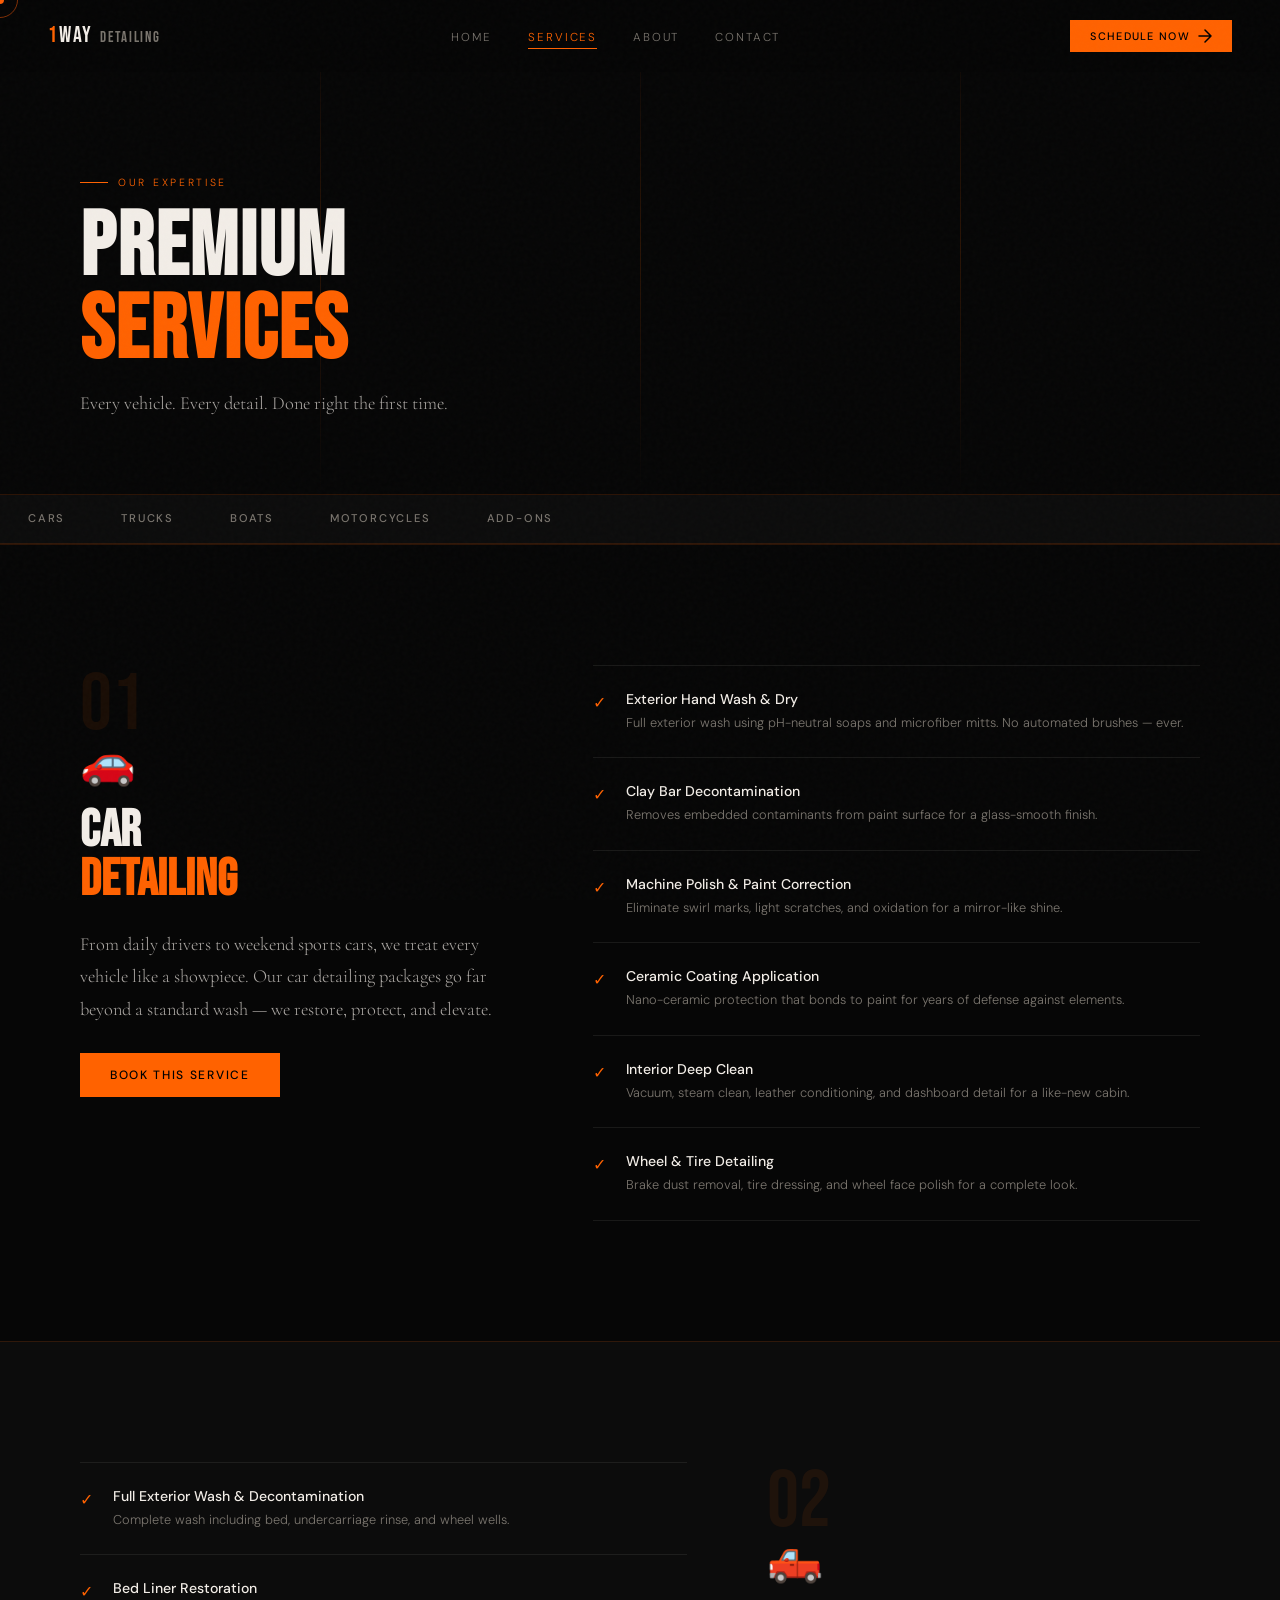
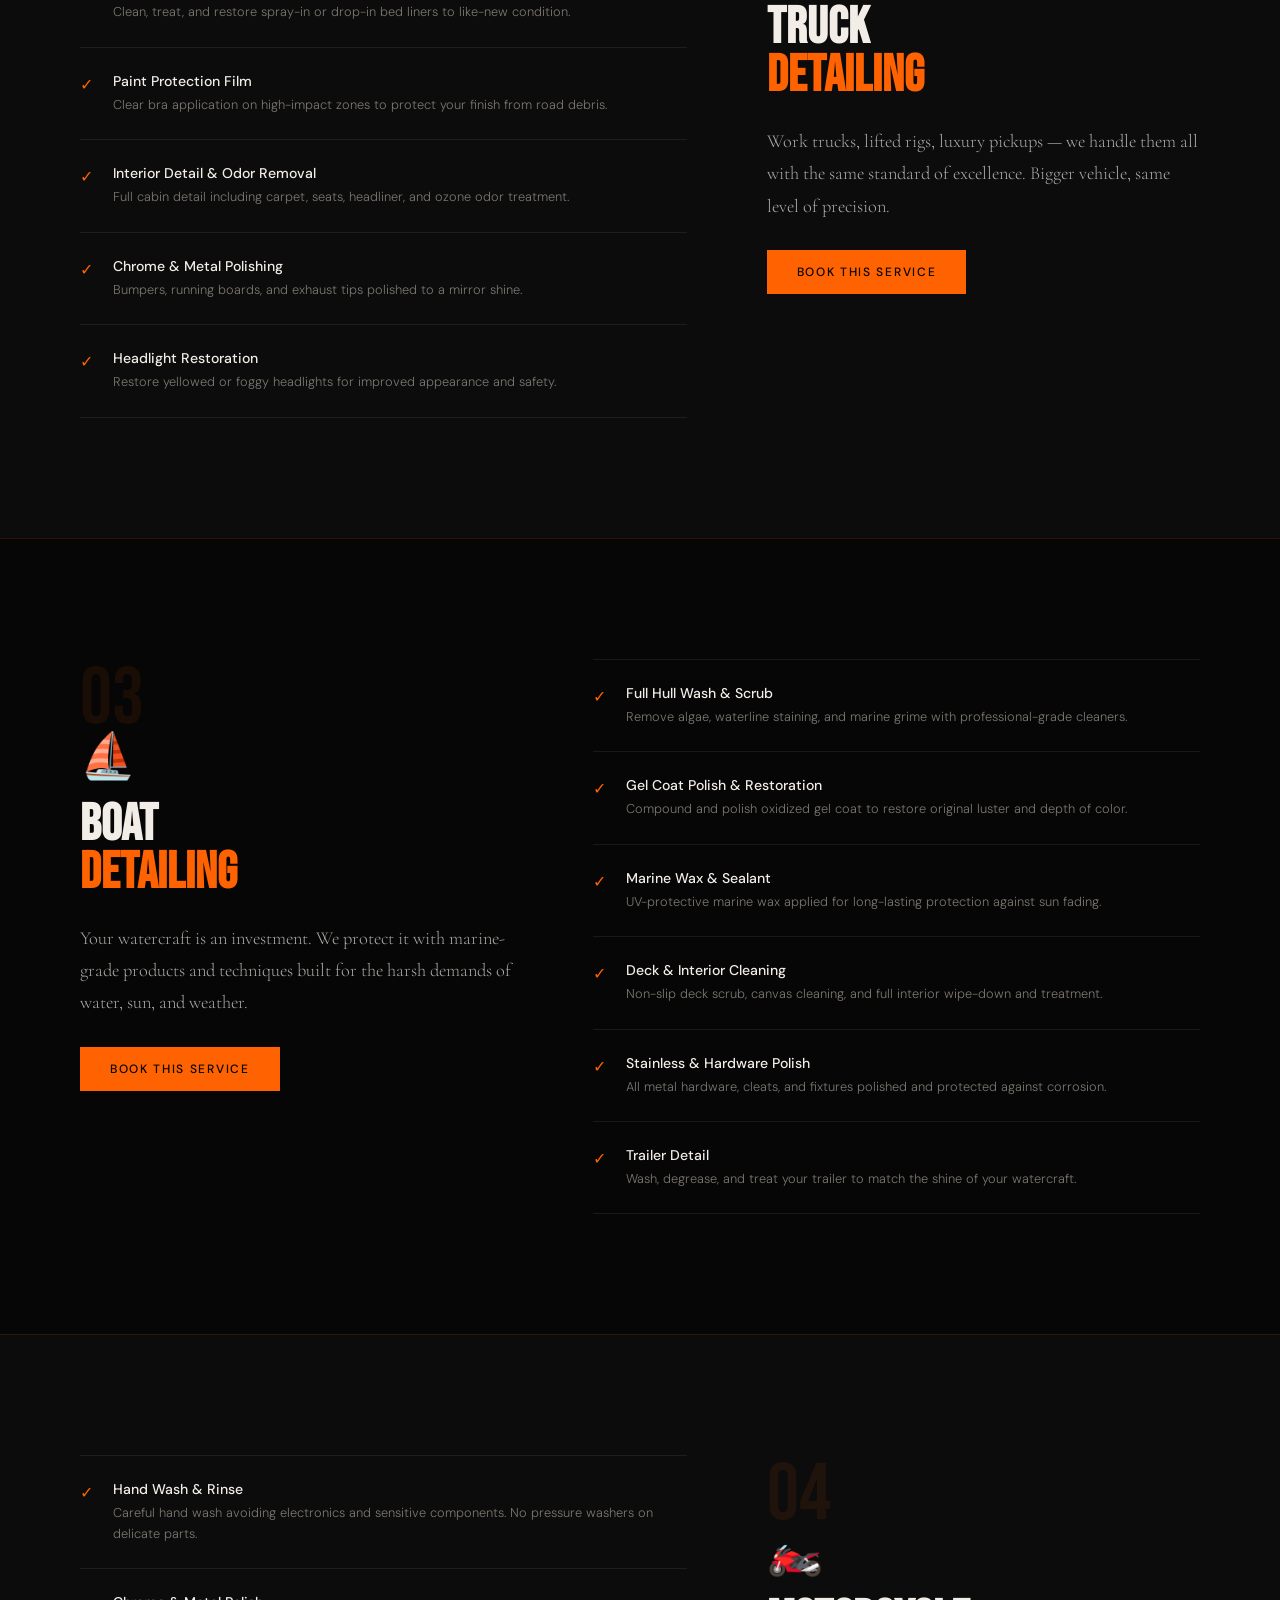
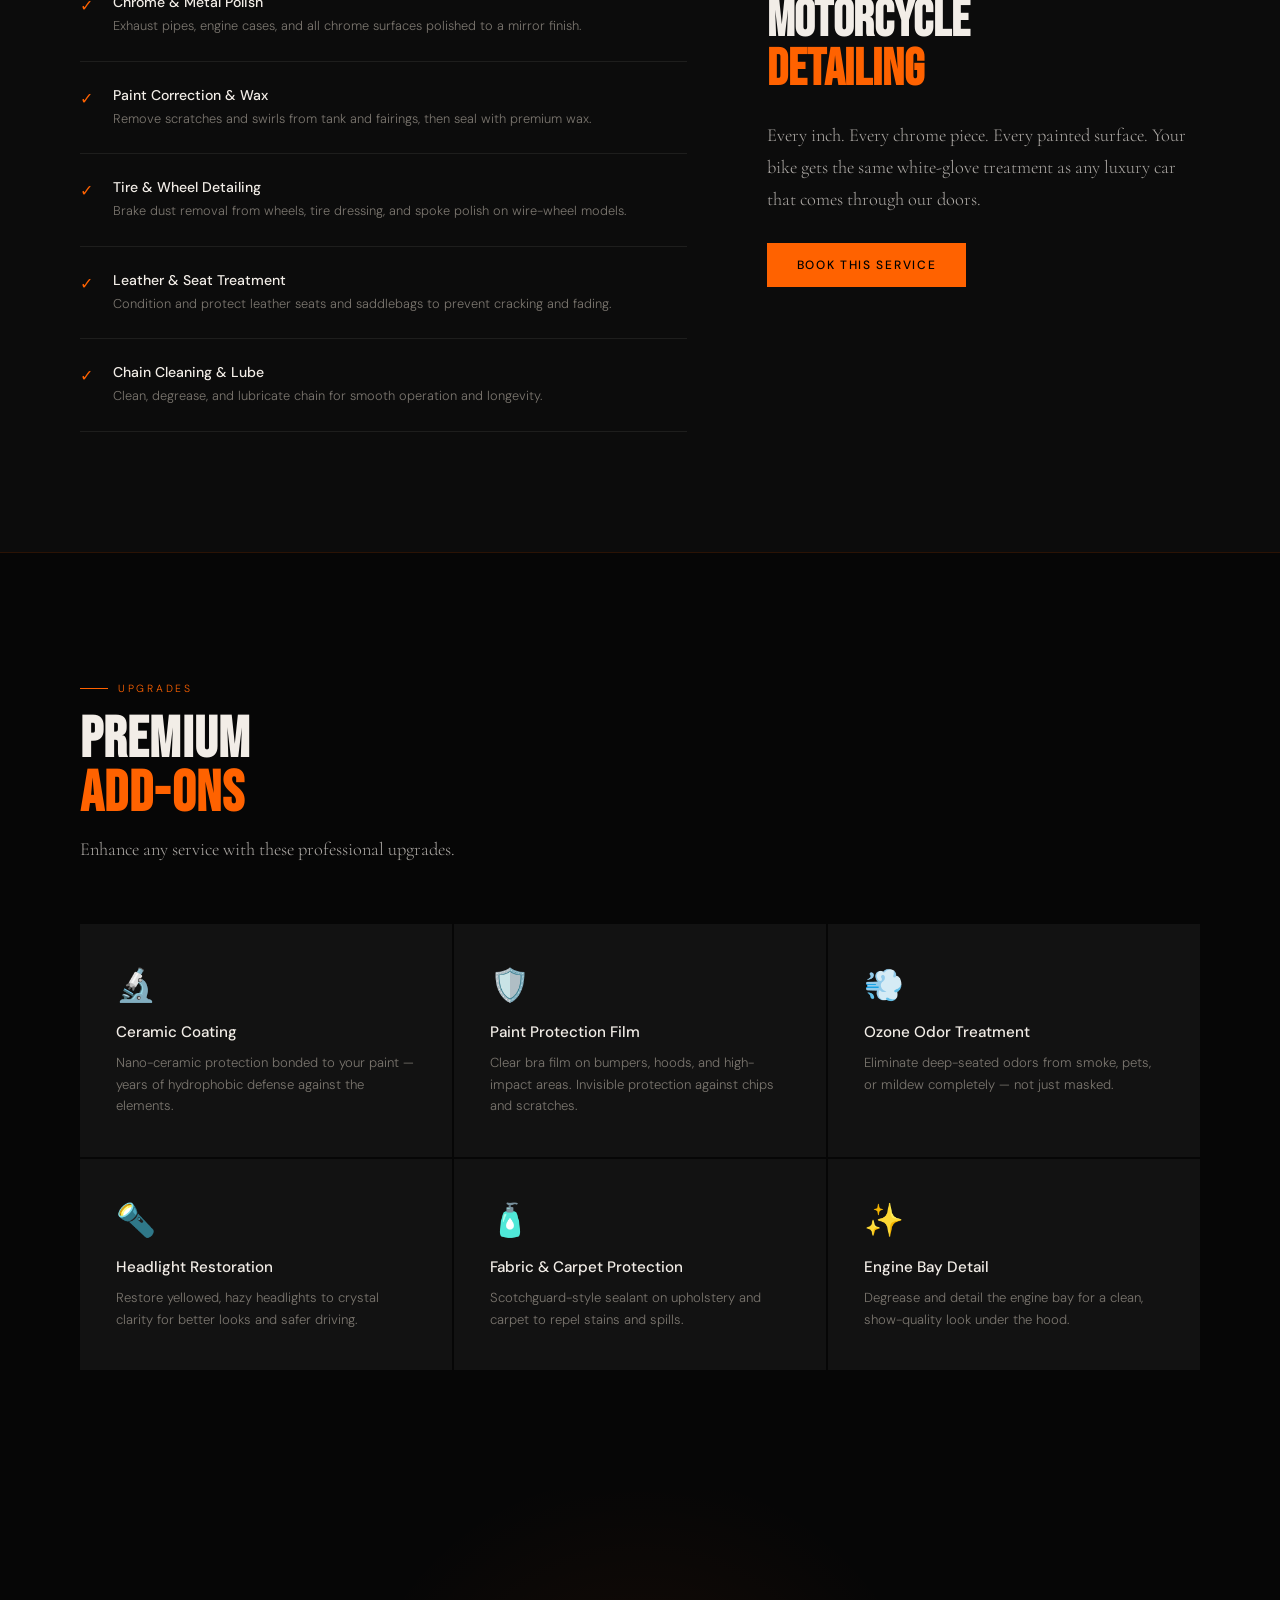
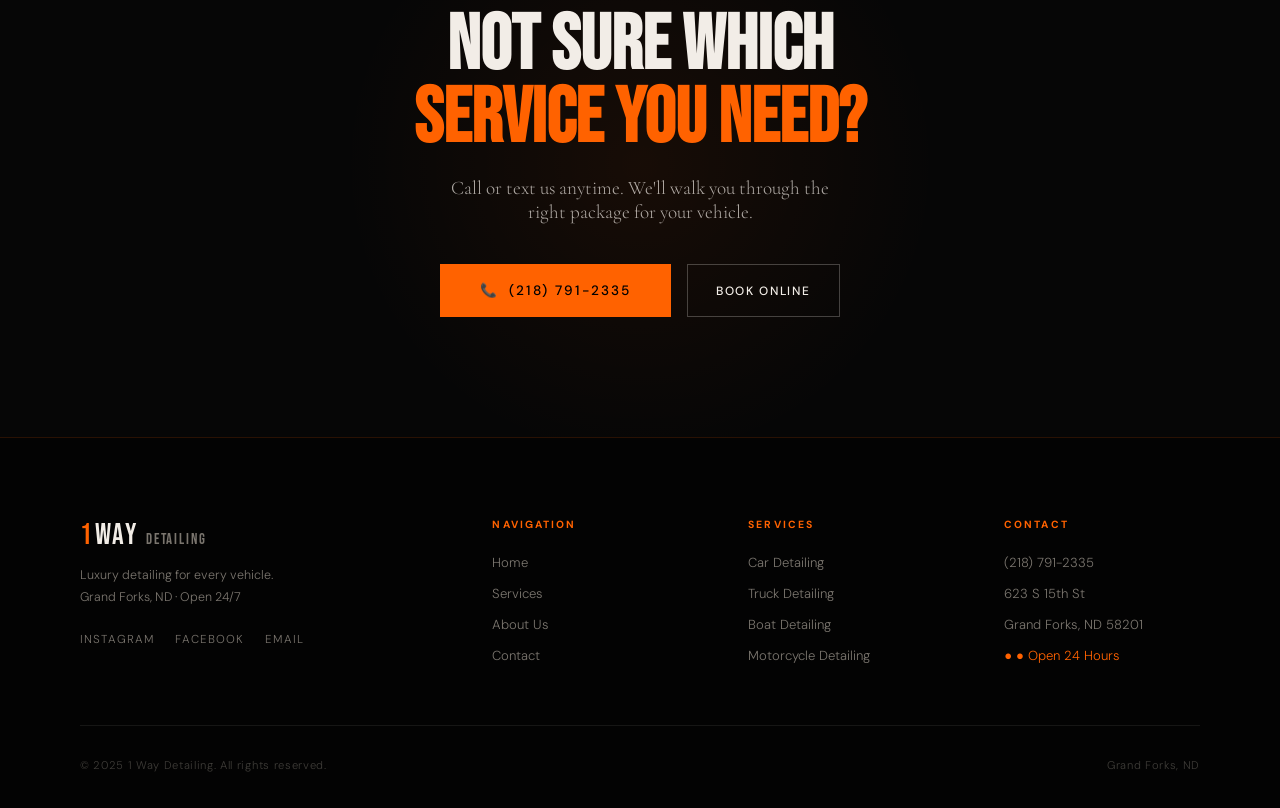
<file: services.html>
<!DOCTYPE html>
<html lang="en">
<head>
<meta charset="UTF-8">
<meta name="viewport" content="width=device-width, initial-scale=1.0">
<title>Services – 1 Way Detailing | Grand Forks, ND</title>
<meta name="description" content="Premium car, truck, boat, and motorcycle detailing services in Grand Forks, ND. Open 24/7.">
<link rel="preconnect" href="https://fonts.googleapis.com">
<link href="https://fonts.googleapis.com/css2?family=Bebas+Neue&family=Cormorant+Garamond:ital,wght@0,300;0,400;0,600;1,300;1,400&family=DM+Sans:wght@300;400;500;600&display=swap" rel="stylesheet">
<link rel="stylesheet" href="styles.css">
</head>
<body>

<div class="cursor" id="cursor"></div>
<div class="cursor-follower" id="cursorFollower"></div>

<nav id="navbar">
  <a href="index.html" class="nav-logo">
    <span class="logo-1">1</span><span class="logo-way">WAY</span>
    <span class="logo-detail">DETAILING</span>
  </a>
  <ul class="nav-links">
    <li><a href="index.html">Home</a></li>
    <li><a href="services.html" class="active">Services</a></li>
    <li><a href="about.html">About</a></li>
    <li><a href="contact.html">Contact</a></li>
  </ul>
  <a href="contact.html" class="nav-cta">
    <span>Schedule Now</span>
    <svg width="14" height="14" viewBox="0 0 14 14" fill="none"><path d="M1 7H13M7 1L13 7L7 13" stroke="currentColor" stroke-width="1.5" stroke-linecap="round" stroke-linejoin="round"/></svg>
  </a>
  <button class="hamburger" id="hamburger" aria-label="Menu">
    <span></span><span></span><span></span>
  </button>
</nav>

<div class="mobile-menu" id="mobileMenu">
  <ul>
    <li><a href="index.html">Home</a></li>
    <li><a href="services.html">Services</a></li>
    <li><a href="about.html">About</a></li>
    <li><a href="contact.html">Contact</a></li>
  </ul>
  <a href="contact.html" class="btn-primary">Schedule Now</a>
  <div class="mobile-contact">
    <a href="tel:2187912335">(218) 791-2335</a>
    <span>Open 24 Hours</span>
  </div>
</div>

<!-- PAGE HERO -->
<section class="page-hero">
  <div class="page-hero-inner">
    <div class="section-tag reveal">Our Expertise</div>
    <h1 class="page-hero-h1 reveal">Premium<br><span class="accent-text">Services</span></h1>
    <p class="page-hero-sub reveal">Every vehicle. Every detail. Done right the first time.</p>
  </div>
  <div class="page-hero-lines">
    <div class="ph-line"></div>
    <div class="ph-line"></div>
    <div class="ph-line"></div>
  </div>
</section>

<!-- SERVICES NAV ANCHORS -->
<div class="services-anchors">
  <a href="#cars" class="sa-link">Cars</a>
  <a href="#trucks" class="sa-link">Trucks</a>
  <a href="#boats" class="sa-link">Boats</a>
  <a href="#motorcycles" class="sa-link">Motorcycles</a>
  <a href="#add-ons" class="sa-link">Add-Ons</a>
</div>

<!-- CARS -->
<section class="service-section" id="cars">
  <div class="ss-inner">
    <div class="ss-left reveal">
      <div class="ss-number">01</div>
      <div class="ss-icon-large">🚗</div>
      <h2 class="ss-title">Car<br><span class="accent-text">Detailing</span></h2>
      <p class="ss-body">From daily drivers to weekend sports cars, we treat every vehicle like a showpiece. Our car detailing packages go far beyond a standard wash — we restore, protect, and elevate.</p>
      <a href="contact.html" class="btn-primary" style="margin-top:28px">Book This Service</a>
    </div>
    <div class="ss-right">
      <div class="ss-features">
        <div class="sf-item reveal">
          <div class="sf-check">✓</div>
          <div>
            <h4>Exterior Hand Wash & Dry</h4>
            <p>Full exterior wash using pH-neutral soaps and microfiber mitts. No automated brushes — ever.</p>
          </div>
        </div>
        <div class="sf-item reveal">
          <div class="sf-check">✓</div>
          <div>
            <h4>Clay Bar Decontamination</h4>
            <p>Removes embedded contaminants from paint surface for a glass-smooth finish.</p>
          </div>
        </div>
        <div class="sf-item reveal">
          <div class="sf-check">✓</div>
          <div>
            <h4>Machine Polish & Paint Correction</h4>
            <p>Eliminate swirl marks, light scratches, and oxidation for a mirror-like shine.</p>
          </div>
        </div>
        <div class="sf-item reveal">
          <div class="sf-check">✓</div>
          <div>
            <h4>Ceramic Coating Application</h4>
            <p>Nano-ceramic protection that bonds to paint for years of defense against elements.</p>
          </div>
        </div>
        <div class="sf-item reveal">
          <div class="sf-check">✓</div>
          <div>
            <h4>Interior Deep Clean</h4>
            <p>Vacuum, steam clean, leather conditioning, and dashboard detail for a like-new cabin.</p>
          </div>
        </div>
        <div class="sf-item reveal">
          <div class="sf-check">✓</div>
          <div>
            <h4>Wheel & Tire Detailing</h4>
            <p>Brake dust removal, tire dressing, and wheel face polish for a complete look.</p>
          </div>
        </div>
      </div>
    </div>
  </div>
</section>

<!-- TRUCKS -->
<section class="service-section alt" id="trucks">
  <div class="ss-inner reverse">
    <div class="ss-left reveal">
      <div class="ss-number">02</div>
      <div class="ss-icon-large">🛻</div>
      <h2 class="ss-title">Truck<br><span class="accent-text">Detailing</span></h2>
      <p class="ss-body">Work trucks, lifted rigs, luxury pickups — we handle them all with the same standard of excellence. Bigger vehicle, same level of precision.</p>
      <a href="contact.html" class="btn-primary" style="margin-top:28px">Book This Service</a>
    </div>
    <div class="ss-right">
      <div class="ss-features">
        <div class="sf-item reveal">
          <div class="sf-check">✓</div>
          <div>
            <h4>Full Exterior Wash & Decontamination</h4>
            <p>Complete wash including bed, undercarriage rinse, and wheel wells.</p>
          </div>
        </div>
        <div class="sf-item reveal">
          <div class="sf-check">✓</div>
          <div>
            <h4>Bed Liner Restoration</h4>
            <p>Clean, treat, and restore spray-in or drop-in bed liners to like-new condition.</p>
          </div>
        </div>
        <div class="sf-item reveal">
          <div class="sf-check">✓</div>
          <div>
            <h4>Paint Protection Film</h4>
            <p>Clear bra application on high-impact zones to protect your finish from road debris.</p>
          </div>
        </div>
        <div class="sf-item reveal">
          <div class="sf-check">✓</div>
          <div>
            <h4>Interior Detail & Odor Removal</h4>
            <p>Full cabin detail including carpet, seats, headliner, and ozone odor treatment.</p>
          </div>
        </div>
        <div class="sf-item reveal">
          <div class="sf-check">✓</div>
          <div>
            <h4>Chrome & Metal Polishing</h4>
            <p>Bumpers, running boards, and exhaust tips polished to a mirror shine.</p>
          </div>
        </div>
        <div class="sf-item reveal">
          <div class="sf-check">✓</div>
          <div>
            <h4>Headlight Restoration</h4>
            <p>Restore yellowed or foggy headlights for improved appearance and safety.</p>
          </div>
        </div>
      </div>
    </div>
  </div>
</section>

<!-- BOATS -->
<section class="service-section" id="boats">
  <div class="ss-inner">
    <div class="ss-left reveal">
      <div class="ss-number">03</div>
      <div class="ss-icon-large">⛵</div>
      <h2 class="ss-title">Boat<br><span class="accent-text">Detailing</span></h2>
      <p class="ss-body">Your watercraft is an investment. We protect it with marine-grade products and techniques built for the harsh demands of water, sun, and weather.</p>
      <a href="contact.html" class="btn-primary" style="margin-top:28px">Book This Service</a>
    </div>
    <div class="ss-right">
      <div class="ss-features">
        <div class="sf-item reveal">
          <div class="sf-check">✓</div>
          <div>
            <h4>Full Hull Wash & Scrub</h4>
            <p>Remove algae, waterline staining, and marine grime with professional-grade cleaners.</p>
          </div>
        </div>
        <div class="sf-item reveal">
          <div class="sf-check">✓</div>
          <div>
            <h4>Gel Coat Polish & Restoration</h4>
            <p>Compound and polish oxidized gel coat to restore original luster and depth of color.</p>
          </div>
        </div>
        <div class="sf-item reveal">
          <div class="sf-check">✓</div>
          <div>
            <h4>Marine Wax & Sealant</h4>
            <p>UV-protective marine wax applied for long-lasting protection against sun fading.</p>
          </div>
        </div>
        <div class="sf-item reveal">
          <div class="sf-check">✓</div>
          <div>
            <h4>Deck & Interior Cleaning</h4>
            <p>Non-slip deck scrub, canvas cleaning, and full interior wipe-down and treatment.</p>
          </div>
        </div>
        <div class="sf-item reveal">
          <div class="sf-check">✓</div>
          <div>
            <h4>Stainless & Hardware Polish</h4>
            <p>All metal hardware, cleats, and fixtures polished and protected against corrosion.</p>
          </div>
        </div>
        <div class="sf-item reveal">
          <div class="sf-check">✓</div>
          <div>
            <h4>Trailer Detail</h4>
            <p>Wash, degrease, and treat your trailer to match the shine of your watercraft.</p>
          </div>
        </div>
      </div>
    </div>
  </div>
</section>

<!-- MOTORCYCLES -->
<section class="service-section alt" id="motorcycles">
  <div class="ss-inner reverse">
    <div class="ss-left reveal">
      <div class="ss-number">04</div>
      <div class="ss-icon-large">🏍️</div>
      <h2 class="ss-title">Motorcycle<br><span class="accent-text">Detailing</span></h2>
      <p class="ss-body">Every inch. Every chrome piece. Every painted surface. Your bike gets the same white-glove treatment as any luxury car that comes through our doors.</p>
      <a href="contact.html" class="btn-primary" style="margin-top:28px">Book This Service</a>
    </div>
    <div class="ss-right">
      <div class="ss-features">
        <div class="sf-item reveal">
          <div class="sf-check">✓</div>
          <div>
            <h4>Hand Wash & Rinse</h4>
            <p>Careful hand wash avoiding electronics and sensitive components. No pressure washers on delicate parts.</p>
          </div>
        </div>
        <div class="sf-item reveal">
          <div class="sf-check">✓</div>
          <div>
            <h4>Chrome & Metal Polish</h4>
            <p>Exhaust pipes, engine cases, and all chrome surfaces polished to a mirror finish.</p>
          </div>
        </div>
        <div class="sf-item reveal">
          <div class="sf-check">✓</div>
          <div>
            <h4>Paint Correction & Wax</h4>
            <p>Remove scratches and swirls from tank and fairings, then seal with premium wax.</p>
          </div>
        </div>
        <div class="sf-item reveal">
          <div class="sf-check">✓</div>
          <div>
            <h4>Tire & Wheel Detailing</h4>
            <p>Brake dust removal from wheels, tire dressing, and spoke polish on wire-wheel models.</p>
          </div>
        </div>
        <div class="sf-item reveal">
          <div class="sf-check">✓</div>
          <div>
            <h4>Leather & Seat Treatment</h4>
            <p>Condition and protect leather seats and saddlebags to prevent cracking and fading.</p>
          </div>
        </div>
        <div class="sf-item reveal">
          <div class="sf-check">✓</div>
          <div>
            <h4>Chain Cleaning & Lube</h4>
            <p>Clean, degrease, and lubricate chain for smooth operation and longevity.</p>
          </div>
        </div>
      </div>
    </div>
  </div>
</section>

<!-- ADD-ONS -->
<section class="addons-section" id="add-ons">
  <div class="section-header reveal">
    <div class="section-tag">Upgrades</div>
    <h2 class="section-h2">Premium<br><span class="accent-text">Add-Ons</span></h2>
    <p class="section-sub">Enhance any service with these professional upgrades.</p>
  </div>

  <div class="addons-grid">
    <div class="addon-card reveal">
      <div class="ac-icon">🔬</div>
      <h4>Ceramic Coating</h4>
      <p>Nano-ceramic protection bonded to your paint — years of hydrophobic defense against the elements.</p>
    </div>
    <div class="addon-card reveal">
      <div class="ac-icon">🛡️</div>
      <h4>Paint Protection Film</h4>
      <p>Clear bra film on bumpers, hoods, and high-impact areas. Invisible protection against chips and scratches.</p>
    </div>
    <div class="addon-card reveal">
      <div class="ac-icon">💨</div>
      <h4>Ozone Odor Treatment</h4>
      <p>Eliminate deep-seated odors from smoke, pets, or mildew completely — not just masked.</p>
    </div>
    <div class="addon-card reveal">
      <div class="ac-icon">🔦</div>
      <h4>Headlight Restoration</h4>
      <p>Restore yellowed, hazy headlights to crystal clarity for better looks and safer driving.</p>
    </div>
    <div class="addon-card reveal">
      <div class="ac-icon">🧴</div>
      <h4>Fabric & Carpet Protection</h4>
      <p>Scotchguard-style sealant on upholstery and carpet to repel stains and spills.</p>
    </div>
    <div class="addon-card reveal">
      <div class="ac-icon">✨</div>
      <h4>Engine Bay Detail</h4>
      <p>Degrease and detail the engine bay for a clean, show-quality look under the hood.</p>
    </div>
  </div>
</section>

<!-- CTA BAND -->
<section id="cta-band">
  <div class="cta-inner reveal">
    <h2>Not Sure Which<br><span class="accent-text">Service You Need?</span></h2>
    <p>Call or text us anytime. We'll walk you through the right package for your vehicle.</p>
    <div class="cta-actions">
      <a href="tel:2187912335" class="btn-primary btn-large">
        <span>📞</span>
        <span>(218) 791-2335</span>
      </a>
      <a href="contact.html" class="btn-outline">Book Online</a>
    </div>
  </div>
</section>

<footer>
  <div class="footer-top">
    <div class="footer-brand-col">
      <div class="footer-logo">
        <span class="logo-1">1</span><span class="logo-way">WAY</span>
        <span class="logo-detail">DETAILING</span>
      </div>
      <p class="footer-tagline">Luxury detailing for every vehicle.<br>Grand Forks, ND · Open 24/7</p>
      <div class="footer-social">
        <a href="#" class="social-link">Instagram</a>
        <a href="#" class="social-link">Facebook</a>
        <a href="mailto:info@1waydetailing.com" class="social-link">Email</a>
      </div>
    </div>
    <div class="footer-col">
      <h4>Navigation</h4>
      <ul>
        <li><a href="index.html">Home</a></li>
        <li><a href="services.html">Services</a></li>
        <li><a href="about.html">About Us</a></li>
        <li><a href="contact.html">Contact</a></li>
      </ul>
    </div>
    <div class="footer-col">
      <h4>Services</h4>
      <ul>
        <li><a href="#cars">Car Detailing</a></li>
        <li><a href="#trucks">Truck Detailing</a></li>
        <li><a href="#boats">Boat Detailing</a></li>
        <li><a href="#motorcycles">Motorcycle Detailing</a></li>
      </ul>
    </div>
    <div class="footer-col">
      <h4>Contact</h4>
      <ul>
        <li><a href="tel:2187912335">(218) 791-2335</a></li>
        <li><span>623 S 15th St</span></li>
        <li><span>Grand Forks, ND 58201</span></li>
        <li><span class="hours-live">● Open 24 Hours</span></li>
      </ul>
    </div>
  </div>
  <div class="footer-bottom">
    <span>© 2025 1 Way Detailing. All rights reserved.</span>
    <span>Grand Forks, ND</span>
  </div>
</footer>

<script src="main.js"></script>
</body>
</html>
</file>
<file: styles.css>
/* =====================================================
   1 WAY DETAILING – GLOBAL STYLES
   Black & Orange Luxury Auto Detailing
===================================================== */

*, *::before, *::after { margin: 0; padding: 0; box-sizing: border-box; }

:root {
  --orange:       #FF6200;
  --orange-glow:  #FF8533;
  --orange-dim:   rgba(255, 98, 0, 0.1);
  --orange-mid:   rgba(255, 98, 0, 0.2);
  --black:        #060606;
  --black2:       #0c0c0c;
  --black3:       #121212;
  --black4:       #1a1a1a;
  --white:        #F2EDE7;
  --white-dim:    rgba(242, 237, 231, 0.7);
  --white-faint:  rgba(242, 237, 231, 0.35);
  --muted:        #7A756E;
  --line:         rgba(255, 98, 0, 0.15);
  --line-white:   rgba(242, 237, 231, 0.08);
}

html { scroll-behavior: smooth; }

body {
  background: var(--black);
  color: var(--white);
  font-family: 'DM Sans', sans-serif;
  font-weight: 300;
  overflow-x: hidden;
  -webkit-font-smoothing: antialiased;
}

/* NOISE TEXTURE */
body::after {
  content: '';
  position: fixed; inset: 0;
  background-image: url("data:image/svg+xml,%3Csvg viewBox='0 0 256 256' xmlns='http://www.w3.org/2000/svg'%3E%3Cfilter id='noise'%3E%3CfeTurbulence type='fractalNoise' baseFrequency='0.85' numOctaves='4' stitchTiles='stitch'/%3E%3C/filter%3E%3Crect width='100%25' height='100%25' filter='url(%23noise)'/%3E%3C/svg%3E");
  opacity: 0.022;
  pointer-events: none;
  z-index: 9998;
}

/* ─── CURSOR ─── */
.cursor, .cursor-follower {
  position: fixed;
  border-radius: 50%;
  pointer-events: none;
  z-index: 9999;
  mix-blend-mode: difference;
  transform: translate(-50%, -50%);
  transition: transform 0.1s;
}
.cursor {
  width: 8px; height: 8px;
  background: var(--orange);
  transition: width 0.2s, height 0.2s, opacity 0.2s;
}
.cursor-follower {
  width: 36px; height: 36px;
  border: 1px solid rgba(255,98,0,0.5);
  transition: left 0.08s, top 0.08s, width 0.2s, height 0.2s;
}
body.cursor-hover .cursor { width: 12px; height: 12px; }
body.cursor-hover .cursor-follower { width: 52px; height: 52px; border-color: var(--orange); }

@media (hover: none) {
  .cursor, .cursor-follower { display: none; }
}

/* ─── TYPOGRAPHY ─── */
.accent-text { color: var(--orange); }

.section-tag {
  display: inline-flex; align-items: center; gap: 10px;
  font-size: 0.65rem;
  letter-spacing: 0.26em;
  text-transform: uppercase;
  color: var(--orange);
  margin-bottom: 18px;
}
.section-tag::before {
  content: '';
  width: 28px; height: 1px;
  background: var(--orange);
  flex-shrink: 0;
}

.section-h2 {
  font-family: 'Bebas Neue', sans-serif;
  font-size: clamp(2.8rem, 4.5vw, 5rem);
  line-height: 0.95;
  letter-spacing: 0.02em;
}

.section-sub {
  font-family: 'Cormorant Garamond', serif;
  font-size: 1.15rem;
  color: var(--white-dim);
  margin-top: 16px;
  font-weight: 300;
}

.section-header {
  margin-bottom: 64px;
}

/* ─── BUTTONS ─── */
.btn-primary {
  display: inline-flex; align-items: center; gap: 10px;
  background: var(--orange);
  color: #000;
  padding: 14px 30px;
  font-family: 'DM Sans', sans-serif;
  font-size: 0.75rem;
  font-weight: 500;
  letter-spacing: 0.14em;
  text-transform: uppercase;
  text-decoration: none;
  border: none;
  cursor: pointer;
  position: relative;
  overflow: hidden;
  transition: transform 0.2s, background 0.2s;
}
.btn-primary::before {
  content: '';
  position: absolute; inset: 0;
  background: linear-gradient(90deg, transparent, rgba(255,255,255,0.18), transparent);
  transform: translateX(-100%);
  transition: transform 0.4s;
}
.btn-primary:hover { transform: translateY(-2px); background: var(--orange-glow); }
.btn-primary:hover::before { transform: translateX(100%); }
.btn-primary.btn-large { padding: 18px 40px; font-size: 0.85rem; }
.btn-primary.btn-full { width: 100%; justify-content: center; padding: 16px 30px; }

.btn-outline {
  display: inline-flex; align-items: center; gap: 8px;
  color: var(--white);
  background: transparent;
  padding: 13px 28px;
  font-size: 0.75rem;
  font-weight: 500;
  letter-spacing: 0.14em;
  text-transform: uppercase;
  text-decoration: none;
  border: 1px solid rgba(242,237,231,0.25);
  cursor: pointer;
  transition: border-color 0.2s, color 0.2s, transform 0.2s;
}
.btn-outline:hover { border-color: var(--orange); color: var(--orange); transform: translateY(-2px); }

/* ─── NAV ─── */
nav {
  position: fixed; top: 0; left: 0; right: 0;
  z-index: 200;
  display: flex; align-items: center; justify-content: space-between;
  padding: 0 48px;
  height: 72px;
  background: rgba(6,6,6,0.96);
  backdrop-filter: blur(12px);
  border-bottom: 1px solid transparent;
  transition: border-color 0.4s, height 0.3s;
}
nav.scrolled { border-bottom-color: var(--line); height: 64px; }

.nav-logo {
  display: flex; align-items: baseline; gap: 0;
  text-decoration: none;
  font-family: 'Bebas Neue', sans-serif;
  font-size: 1.4rem;
  letter-spacing: 0.06em;
}
.logo-1 { color: var(--orange); margin-right: 1px; }
.logo-way { color: var(--white); }
.logo-detail { color: var(--muted); font-size: 0.95rem; margin-left: 8px; letter-spacing: 0.12em; }

.nav-links {
  display: flex; gap: 36px; list-style: none;
}
.nav-links a {
  color: var(--muted);
  text-decoration: none;
  font-size: 0.72rem;
  letter-spacing: 0.16em;
  text-transform: uppercase;
  position: relative;
  padding-bottom: 2px;
  transition: color 0.2s;
}
.nav-links a::after {
  content: '';
  position: absolute; bottom: -2px; left: 0; right: 100%;
  height: 1px;
  background: var(--orange);
  transition: right 0.3s;
}
.nav-links a:hover, .nav-links a.active { color: var(--white); }
.nav-links a:hover::after, .nav-links a.active::after { right: 0; }
.nav-links a.active { color: var(--orange); }

.nav-cta {
  display: inline-flex; align-items: center; gap: 8px;
  background: var(--orange);
  color: #000;
  padding: 9px 20px;
  font-size: 0.68rem;
  font-weight: 500;
  letter-spacing: 0.12em;
  text-transform: uppercase;
  text-decoration: none;
  transition: background 0.2s;
}
.nav-cta:hover { background: var(--orange-glow); }

.hamburger {
  display: none;
  flex-direction: column; gap: 5px;
  background: none; border: none; cursor: pointer;
  padding: 4px;
}
.hamburger span {
  display: block; width: 22px; height: 1.5px;
  background: var(--white);
  transition: transform 0.3s, opacity 0.3s;
}
.hamburger.open span:nth-child(1) { transform: translateY(6.5px) rotate(45deg); }
.hamburger.open span:nth-child(2) { opacity: 0; }
.hamburger.open span:nth-child(3) { transform: translateY(-6.5px) rotate(-45deg); }

/* ─── MOBILE MENU ─── */
.mobile-menu {
  position: fixed; inset: 0;
  background: rgba(6,6,6,0.98);
  z-index: 199;
  display: flex; flex-direction: column;
  align-items: center; justify-content: center;
  gap: 32px;
  opacity: 0; visibility: hidden;
  transition: opacity 0.3s, visibility 0.3s;
}
.mobile-menu.open { opacity: 1; visibility: visible; }
.mobile-menu ul { list-style: none; text-align: center; }
.mobile-menu ul li { margin: 16px 0; }
.mobile-menu ul a {
  font-family: 'Bebas Neue', sans-serif;
  font-size: 2.5rem;
  color: var(--white);
  text-decoration: none;
  letter-spacing: 0.08em;
  transition: color 0.2s;
}
.mobile-menu ul a:hover { color: var(--orange); }
.mobile-contact {
  display: flex; flex-direction: column; align-items: center; gap: 8px;
  text-align: center;
}
.mobile-contact a { color: var(--orange); font-size: 1.1rem; text-decoration: none; }
.mobile-contact span { font-size: 0.72rem; letter-spacing: 0.12em; text-transform: uppercase; color: var(--muted); }

/* ─── HERO ─── */
#hero {
  min-height: 100vh;
  display: grid;
  grid-template-columns: 1fr 1fr;
  align-items: center;
  padding: 72px 0 0;
  position: relative;
  overflow: hidden;
}

.hero-grid-overlay {
  position: absolute; inset: 0;
  background-image:
    linear-gradient(var(--line-white) 1px, transparent 1px),
    linear-gradient(90deg, var(--line-white) 1px, transparent 1px);
  background-size: 60px 60px;
  mask-image: radial-gradient(ellipse 80% 80% at 50% 50%, black 30%, transparent 100%);
  pointer-events: none;
}

.hero-left {
  padding: 80px 48px 80px 80px;
  display: flex; flex-direction: column;
  position: relative; z-index: 1;
}

.hero-badge {
  display: inline-flex; align-items: center; gap: 10px;
  border: 1px solid var(--line);
  padding: 8px 16px;
  font-size: 0.68rem;
  letter-spacing: 0.16em;
  text-transform: uppercase;
  color: var(--muted);
  margin-bottom: 36px;
  width: fit-content;
  animation: fadeUp 0.6s 0.1s both;
}
.badge-dot {
  width: 6px; height: 6px;
  border-radius: 50%;
  background: var(--orange);
  animation: pulse 2s infinite;
}
@keyframes pulse {
  0%, 100% { opacity: 1; transform: scale(1); }
  50% { opacity: 0.5; transform: scale(0.7); }
}

.hero-h1 {
  display: flex; flex-direction: column;
  font-family: 'Bebas Neue', sans-serif;
  font-size: clamp(4.5rem, 8vw, 9.5rem);
  line-height: 0.9;
  letter-spacing: 0.01em;
}
.h1-line {
  display: block;
  opacity: 0;
  transform: translateY(30px);
  animation: fadeUp 0.7s both;
}
.h1-line[data-delay="0"]   { animation-delay: 0.2s; }
.h1-line[data-delay="100"] { animation-delay: 0.32s; }
.h1-line[data-delay="200"] { animation-delay: 0.44s; }
.h1-line[data-delay="300"] { animation-delay: 0.56s; }
.h1-line.accent { color: var(--orange); }
.h1-line.outline {
  -webkit-text-stroke: 1.5px rgba(242,237,231,0.25);
  color: transparent;
}

.hero-sub {
  font-family: 'Cormorant Garamond', serif;
  font-size: 1.2rem;
  font-weight: 300;
  color: var(--white-dim);
  line-height: 1.7;
  max-width: 380px;
  margin-top: 28px;
  animation: fadeUp 0.7s 0.65s both;
}

.hero-actions {
  display: flex; gap: 16px; align-items: center;
  margin-top: 40px;
  animation: fadeUp 0.7s 0.75s both;
  flex-wrap: wrap;
}

.hero-stats {
  display: flex; align-items: center; gap: 0;
  margin-top: 56px;
  border-top: 1px solid var(--line-white);
  padding-top: 32px;
  animation: fadeUp 0.7s 0.85s both;
}
.stat { padding-right: 40px; }
.stat-num {
  font-family: 'Bebas Neue', sans-serif;
  font-size: 2.4rem;
  color: var(--orange);
  line-height: 1;
}
.stat-num span { font-size: 1.4rem; }
.stat-label {
  font-size: 0.65rem;
  letter-spacing: 0.14em;
  text-transform: uppercase;
  color: var(--muted);
  margin-top: 4px;
}
.stat-divider {
  width: 1px; height: 40px;
  background: var(--line);
  margin-right: 40px;
}

/* HERO VISUAL */
.hero-right {
  display: flex; align-items: center; justify-content: center;
  padding: 80px 80px 80px 0;
  position: relative;
  animation: fadeIn 1.2s 0.4s both;
}
.hero-visual {
  position: relative;
  width: 400px; height: 400px;
  display: flex; align-items: center; justify-content: center;
}
.hv-ring {
  position: absolute;
  border-radius: 50%;
  border: 1px solid var(--line);
  animation: rotate linear infinite;
}
.hv-ring-1 { width: 100%; height: 100%; animation-duration: 20s; }
.hv-ring-2 { width: 75%; height: 75%; border-color: var(--orange-mid); animation-duration: 15s; animation-direction: reverse; }
.hv-ring-3 { width: 50%; height: 50%; animation-duration: 10s; }
@keyframes rotate { from { transform: rotate(0deg); } to { transform: rotate(360deg); } }
@keyframes fadeIn { from { opacity: 0; } to { opacity: 1; } }

.hv-center {
  position: relative; z-index: 2;
  text-align: center;
  background: var(--black2);
  border: 1px solid var(--line);
  padding: 28px 36px;
}
.hv-icon { font-size: 2.5rem; color: var(--orange); margin-bottom: 8px; }
.hv-label {
  font-size: 0.6rem;
  letter-spacing: 0.22em;
  text-transform: uppercase;
  color: var(--muted);
}

.hv-orbit {
  position: absolute; inset: 0;
  animation: rotate 20s linear infinite;
}
.hv-dot {
  position: absolute;
  top: 50%; left: 50%;
  width: 44px; height: 44px;
  background: var(--black3);
  border: 1px solid var(--line);
  border-radius: 50%;
  display: flex; align-items: center; justify-content: center;
  font-size: 1.2rem;
  transform: translate(-50%, -50%) rotate(var(--angle)) translateX(195px) rotate(calc(-1 * var(--angle)));
  counter-reset: none;
}

.hero-scroll-hint {
  position: absolute;
  bottom: 36px; left: 50%;
  transform: translateX(-50%);
  display: flex; flex-direction: column; align-items: center; gap: 8px;
  font-size: 0.62rem; letter-spacing: 0.2em; text-transform: uppercase;
  color: var(--muted);
  animation: fadeUp 0.7s 1.1s both;
}
.scroll-line {
  width: 1px; height: 36px;
  background: linear-gradient(to bottom, var(--orange), transparent);
  animation: scrollPulse 2s infinite;
}
@keyframes scrollPulse {
  0%, 100% { opacity: 0.4; }
  50% { opacity: 1; }
}

/* ─── MARQUEE ─── */
.marquee-wrap {
  overflow: hidden;
  background: var(--orange);
  padding: 14px 0;
  border-top: 1px solid rgba(255,255,255,0.1);
  border-bottom: 1px solid rgba(0,0,0,0.2);
}
.marquee-track {
  display: flex; align-items: center; gap: 32px;
  white-space: nowrap;
  animation: marquee 30s linear infinite;
  width: max-content;
}
.marquee-track span {
  font-family: 'Bebas Neue', sans-serif;
  font-size: 0.9rem;
  letter-spacing: 0.18em;
  color: #000;
}
.marquee-track .dot { color: rgba(0,0,0,0.4); font-size: 0.6rem; }
@keyframes marquee { from { transform: translateX(0); } to { transform: translateX(-50%); } }

/* ─── SERVICES PREVIEW ─── */
#services-preview {
  padding: 120px 80px;
  background: var(--black2);
}
.services-row {
  display: grid;
  grid-template-columns: repeat(4, 1fr);
  gap: 2px;
  margin-top: 16px;
}
.service-tile {
  background: var(--black3);
  padding: 44px 32px;
  text-decoration: none;
  position: relative;
  overflow: hidden;
  transition: background 0.3s;
  display: flex; flex-direction: column;
  border-bottom: 2px solid transparent;
}
.service-tile:hover { background: var(--black4); border-bottom-color: var(--orange); }
.st-num {
  font-family: 'Bebas Neue', sans-serif;
  font-size: 3rem;
  color: rgba(255,98,0,0.1);
  line-height: 1;
  margin-bottom: 12px;
  transition: color 0.3s;
}
.service-tile:hover .st-num { color: rgba(255,98,0,0.25); }
.st-icon { font-size: 2rem; margin-bottom: 16px; }
.st-title {
  font-family: 'Bebas Neue', sans-serif;
  font-size: 1.8rem;
  letter-spacing: 0.04em;
  color: var(--white);
  margin-bottom: 12px;
}
.st-desc {
  font-size: 0.83rem;
  color: var(--muted);
  line-height: 1.65;
  flex: 1;
}
.st-arrow {
  margin-top: 24px;
  color: var(--orange);
  font-size: 1.2rem;
  transform: translateX(0);
  transition: transform 0.2s;
}
.service-tile:hover .st-arrow { transform: translateX(6px); }
.services-cta { margin-top: 56px; text-align: center; }

/* ─── WHY US ─── */
#why-us {
  padding: 120px 80px;
  background: var(--black);
}
.why-inner {
  display: grid;
  grid-template-columns: 1fr 1fr;
  gap: 100px;
  align-items: start;
}
.why-body {
  font-family: 'Cormorant Garamond', serif;
  font-size: 1.25rem;
  font-weight: 300;
  color: var(--white-dim);
  line-height: 1.75;
  margin-top: 28px;
}
.why-right {
  display: flex; flex-direction: column; gap: 4px;
  margin-top: 0;
}
.why-card {
  display: flex; align-items: flex-start; gap: 20px;
  padding: 28px;
  background: var(--black3);
  border-left: 2px solid transparent;
  transition: border-color 0.2s, background 0.2s;
}
.why-card:hover { border-left-color: var(--orange); background: var(--black4); }
.wc-icon { font-size: 1.4rem; flex-shrink: 0; }
.wc-content h4 {
  font-family: 'DM Sans', sans-serif;
  font-size: 0.88rem;
  font-weight: 500;
  letter-spacing: 0.06em;
  margin-bottom: 6px;
  color: var(--white);
}
.wc-content p { font-size: 0.82rem; color: var(--muted); line-height: 1.6; }

/* ─── TESTIMONIALS ─── */
#testimonials {
  padding: 120px 80px;
  background: var(--black2);
}
.testi-grid {
  display: grid;
  grid-template-columns: repeat(3, 1fr);
  gap: 2px;
}
.testi-card {
  background: var(--black3);
  padding: 48px 40px;
  position: relative;
}
.testi-card.featured {
  background: var(--black4);
  border-top: 2px solid var(--orange);
}
.featured-tag {
  position: absolute; top: 20px; right: 20px;
  background: var(--orange);
  color: #000;
  font-size: 0.6rem;
  font-weight: 600;
  letter-spacing: 0.16em;
  text-transform: uppercase;
  padding: 4px 10px;
}
.testi-stars { color: var(--orange); font-size: 0.85rem; letter-spacing: 2px; margin-bottom: 20px; }
.testi-text {
  font-family: 'Cormorant Garamond', serif;
  font-size: 1.1rem;
  font-weight: 300;
  line-height: 1.75;
  color: var(--white-dim);
  margin-bottom: 32px;
  flex: 1;
}
.testi-footer { display: flex; align-items: center; gap: 14px; }
.testi-avatar {
  width: 40px; height: 40px;
  border-radius: 50%;
  background: var(--orange-dim);
  border: 1px solid var(--orange);
  color: var(--orange);
  display: flex; align-items: center; justify-content: center;
  font-size: 0.75rem;
  font-weight: 500;
  letter-spacing: 0.04em;
  flex-shrink: 0;
}
.testi-name { font-size: 0.82rem; font-weight: 500; color: var(--white); }
.testi-vehicle { font-size: 0.7rem; color: var(--muted); letter-spacing: 0.06em; margin-top: 2px; }

.rating-bar {
  display: flex; align-items: center; gap: 20px;
  margin-top: 60px;
  padding: 28px 40px;
  background: var(--black3);
  border: 1px solid var(--line);
  justify-content: center;
}
.rb-score {
  font-family: 'Bebas Neue', sans-serif;
  font-size: 3rem;
  color: var(--orange);
  line-height: 1;
}
.rb-stars { color: var(--orange); font-size: 1.2rem; letter-spacing: 3px; }
.rb-count { font-size: 0.78rem; color: var(--muted); letter-spacing: 0.08em; }

/* ─── CTA BAND ─── */
#cta-band {
  padding: 120px 80px;
  background: var(--black);
  text-align: center;
  position: relative;
  overflow: hidden;
}
#cta-band::before {
  content: '';
  position: absolute;
  width: 600px; height: 600px;
  border-radius: 50%;
  background: radial-gradient(circle, rgba(255,98,0,0.07) 0%, transparent 70%);
  top: 50%; left: 50%;
  transform: translate(-50%,-50%);
  pointer-events: none;
}
.cta-inner { position: relative; z-index: 1; }
.cta-inner h2 {
  font-family: 'Bebas Neue', sans-serif;
  font-size: clamp(3rem, 6vw, 7rem);
  line-height: 0.95;
  margin-bottom: 20px;
}
.cta-inner p {
  font-family: 'Cormorant Garamond', serif;
  font-size: 1.2rem;
  color: var(--white-dim);
  font-weight: 300;
  max-width: 400px;
  margin: 0 auto 40px;
}
.cta-actions { display: flex; gap: 16px; justify-content: center; flex-wrap: wrap; }

/* ─── FOOTER ─── */
footer {
  background: #030303;
  padding: 80px 80px 36px;
  border-top: 1px solid var(--line);
}
.footer-top {
  display: grid;
  grid-template-columns: 1.8fr 1fr 1fr 1fr;
  gap: 60px;
  margin-bottom: 60px;
}
.footer-logo {
  font-family: 'Bebas Neue', sans-serif;
  font-size: 1.8rem;
  letter-spacing: 0.06em;
  margin-bottom: 12px;
  display: flex; align-items: baseline;
}
.footer-tagline {
  font-size: 0.78rem;
  color: var(--muted);
  line-height: 1.7;
  margin-bottom: 24px;
}
.footer-social { display: flex; gap: 20px; }
.social-link {
  color: var(--muted);
  text-decoration: none;
  font-size: 0.72rem;
  letter-spacing: 0.1em;
  text-transform: uppercase;
  transition: color 0.2s;
  position: relative;
  padding-bottom: 2px;
}
.social-link::after {
  content: '';
  position: absolute; bottom: 0; left: 0; right: 100%;
  height: 1px; background: var(--orange);
  transition: right 0.2s;
}
.social-link:hover { color: var(--orange); }
.social-link:hover::after { right: 0; }

.footer-col h4 {
  font-size: 0.65rem;
  letter-spacing: 0.2em;
  text-transform: uppercase;
  color: var(--orange);
  margin-bottom: 20px;
}
.footer-col ul { list-style: none; display: flex; flex-direction: column; gap: 10px; }
.footer-col ul li a, .footer-col ul li span {
  color: var(--muted);
  text-decoration: none;
  font-size: 0.82rem;
  transition: color 0.2s;
}
.footer-col ul li a:hover { color: var(--white); }
.hours-live { color: var(--orange) !important; }
.hours-live::before { content: '● '; animation: pulse 2s infinite; }

.footer-bottom {
  display: flex; justify-content: space-between; align-items: center;
  padding-top: 32px;
  border-top: 1px solid var(--line-white);
  font-size: 0.7rem;
  color: rgba(122,117,110,0.5);
  letter-spacing: 0.06em;
}

/* ─── PAGE HERO ─── */
.page-hero {
  min-height: 55vh;
  display: flex; align-items: flex-end;
  padding: 120px 80px 80px;
  position: relative;
  overflow: hidden;
  background: var(--black);
  border-bottom: 1px solid var(--line);
}
.page-hero-inner { position: relative; z-index: 1; }
.page-hero-h1 {
  font-family: 'Bebas Neue', sans-serif;
  font-size: clamp(3.5rem, 7vw, 8rem);
  line-height: 0.92;
  letter-spacing: 0.02em;
  margin-bottom: 20px;
}
.page-hero-sub {
  font-family: 'Cormorant Garamond', serif;
  font-size: 1.15rem;
  font-weight: 300;
  color: var(--white-dim);
}
.page-hero-lines {
  position: absolute; inset: 0;
  pointer-events: none;
}
.ph-line {
  position: absolute;
  top: 0; bottom: 0; width: 1px;
  background: linear-gradient(to bottom, transparent, var(--line) 50%, transparent);
}
.ph-line:nth-child(1) { left: 25%; }
.ph-line:nth-child(2) { left: 50%; }
.ph-line:nth-child(3) { left: 75%; }

/* ─── SERVICES ANCHORS ─── */
.services-anchors {
  display: flex; gap: 0;
  background: var(--black2);
  border-bottom: 1px solid var(--line);
  position: sticky; top: 64px; z-index: 100;
  overflow-x: auto;
}
.sa-link {
  padding: 16px 28px;
  font-size: 0.7rem;
  font-weight: 500;
  letter-spacing: 0.16em;
  text-transform: uppercase;
  color: var(--muted);
  text-decoration: none;
  border-bottom: 2px solid transparent;
  white-space: nowrap;
  transition: color 0.2s, border-color 0.2s;
}
.sa-link:hover { color: var(--orange); border-bottom-color: var(--orange); }

/* ─── SERVICE SECTIONS ─── */
.service-section {
  padding: 120px 80px;
  background: var(--black);
  border-top: 1px solid var(--line);
}
.service-section.alt { background: var(--black2); }
.ss-inner {
  display: grid;
  grid-template-columns: 1fr 1.4fr;
  gap: 80px;
  align-items: start;
}
.ss-inner.reverse { direction: rtl; }
.ss-inner.reverse > * { direction: ltr; }
.ss-number {
  font-family: 'Bebas Neue', sans-serif;
  font-size: 5rem;
  color: rgba(255,98,0,0.08);
  line-height: 1;
  margin-bottom: -12px;
}
.ss-icon-large { font-size: 2.8rem; margin-bottom: 16px; }
.ss-title {
  font-family: 'Bebas Neue', sans-serif;
  font-size: clamp(3rem, 4vw, 5rem);
  line-height: 0.95;
  margin-bottom: 24px;
}
.ss-body {
  font-family: 'Cormorant Garamond', serif;
  font-size: 1.15rem;
  font-weight: 300;
  color: var(--white-dim);
  line-height: 1.75;
}
.ss-features { display: flex; flex-direction: column; gap: 0; }
.sf-item {
  display: flex; gap: 20px; align-items: flex-start;
  padding: 24px 0;
  border-bottom: 1px solid var(--line-white);
}
.sf-item:first-child { border-top: 1px solid var(--line-white); }
.sf-check {
  color: var(--orange);
  font-size: 1rem;
  flex-shrink: 0;
  margin-top: 2px;
}
.sf-item h4 { font-size: 0.88rem; font-weight: 500; margin-bottom: 5px; color: var(--white); }
.sf-item p { font-size: 0.8rem; color: var(--muted); line-height: 1.6; }

/* ─── ADD-ONS ─── */
.addons-section {
  padding: 120px 80px;
  background: var(--black);
  border-top: 1px solid var(--line);
}
.addons-grid {
  display: grid;
  grid-template-columns: repeat(3, 1fr);
  gap: 2px;
}
.addon-card {
  background: var(--black3);
  padding: 40px 36px;
  transition: background 0.3s;
}
.addon-card:hover { background: var(--black4); }
.ac-icon { font-size: 2rem; margin-bottom: 16px; }
.addon-card h4 {
  font-family: 'DM Sans', sans-serif;
  font-size: 0.95rem;
  font-weight: 500;
  margin-bottom: 10px;
  color: var(--white);
}
.addon-card p { font-size: 0.82rem; color: var(--muted); line-height: 1.65; }

/* ─── ABOUT SECTIONS ─── */
.about-mission {
  padding: 120px 80px;
  background: var(--black2);
  border-top: 1px solid var(--line);
}
.am-inner {
  display: grid;
  grid-template-columns: 1fr 1.2fr;
  gap: 100px;
  align-items: start;
}
.am-body {
  font-family: 'Cormorant Garamond', serif;
  font-size: 1.2rem;
  font-weight: 300;
  color: var(--white-dim);
  line-height: 1.8;
  margin-bottom: 20px;
}

.about-values {
  padding: 120px 80px;
  background: var(--black);
  border-top: 1px solid var(--line);
}
.values-grid {
  display: grid;
  grid-template-columns: repeat(4, 1fr);
  gap: 2px;
}
.value-card {
  background: var(--black3);
  padding: 44px 36px;
  border-top: 2px solid transparent;
  transition: border-color 0.2s, background 0.2s;
}
.value-card:hover { border-top-color: var(--orange); background: var(--black4); }
.vc-num {
  font-family: 'Bebas Neue', sans-serif;
  font-size: 3.5rem;
  color: rgba(255,98,0,0.1);
  line-height: 1;
  margin-bottom: 12px;
}
.value-card h3 {
  font-family: 'Bebas Neue', sans-serif;
  font-size: 1.6rem;
  letter-spacing: 0.06em;
  color: var(--white);
  margin-bottom: 14px;
}
.value-card p { font-size: 0.82rem; color: var(--muted); line-height: 1.7; }

.about-team {
  padding: 120px 80px;
  background: var(--black2);
  border-top: 1px solid var(--line);
}
.at-inner {
  display: grid;
  grid-template-columns: 1fr 1.4fr;
  gap: 80px;
  align-items: center;
}
.team-card {
  background: var(--black3);
  padding: 56px;
  border: 1px solid var(--line);
  text-align: center;
}
.tc-avatar {
  width: 80px; height: 80px;
  border-radius: 50%;
  background: var(--orange-dim);
  border: 2px solid var(--orange);
  color: var(--orange);
  font-family: 'Bebas Neue', sans-serif;
  font-size: 2rem;
  display: flex; align-items: center; justify-content: center;
  margin: 0 auto 20px;
}
.tc-info h3 { font-family: 'Bebas Neue', sans-serif; font-size: 2rem; letter-spacing: 0.06em; margin-bottom: 4px; }
.tc-info span { font-size: 0.7rem; letter-spacing: 0.16em; text-transform: uppercase; color: var(--orange); }
.tc-quote {
  font-family: 'Cormorant Garamond', serif;
  font-size: 1rem;
  font-style: italic;
  color: var(--white-dim);
  line-height: 1.7;
  margin-top: 24px;
  border-top: 1px solid var(--line);
  padding-top: 24px;
}
.at-body {
  font-family: 'Cormorant Garamond', serif;
  font-size: 1.15rem;
  font-weight: 300;
  color: var(--white-dim);
  line-height: 1.8;
  margin-bottom: 20px;
}

.about-numbers {
  padding: 80px;
  background: var(--black);
  border-top: 1px solid var(--line);
}
.numbers-grid {
  display: grid;
  grid-template-columns: repeat(4, 1fr);
  gap: 2px;
}
.number-item {
  background: var(--black3);
  padding: 56px 40px;
  text-align: center;
}
.ni-num {
  font-family: 'Bebas Neue', sans-serif;
  font-size: 4rem;
  color: var(--orange);
  line-height: 1;
  margin-bottom: 10px;
}
.ni-num span { font-size: 2.5rem; }
.ni-label {
  font-size: 0.68rem;
  letter-spacing: 0.16em;
  text-transform: uppercase;
  color: var(--muted);
}

/* ─── CONTACT PAGE ─── */
.contact-hero { min-height: 65vh; }
.phone-hero {
  display: inline-block;
  font-family: 'Bebas Neue', sans-serif;
  font-size: clamp(2.5rem, 5vw, 5rem);
  color: var(--orange);
  text-decoration: none;
  letter-spacing: 0.04em;
  margin-top: 28px;
  transition: color 0.2s;
  border-bottom: 2px solid rgba(255,98,0,0.3);
  padding-bottom: 4px;
}
.phone-hero:hover { color: var(--orange-glow); border-color: var(--orange-glow); }

.contact-section {
  padding: 120px 80px;
  background: var(--black2);
  border-top: 1px solid var(--line);
}
.contact-grid {
  display: grid;
  grid-template-columns: 1.4fr 1fr;
  gap: 80px;
  align-items: start;
}

.cf-title {
  font-family: 'Bebas Neue', sans-serif;
  font-size: 2.5rem;
  letter-spacing: 0.04em;
  margin-bottom: 8px;
}
.cf-sub {
  font-size: 0.85rem;
  color: var(--muted);
  margin-bottom: 36px;
}

.contact-form { display: flex; flex-direction: column; gap: 20px; }
.form-row { display: grid; grid-template-columns: 1fr 1fr; gap: 20px; }
.form-group { display: flex; flex-direction: column; gap: 8px; }
.form-group label {
  font-size: 0.68rem;
  letter-spacing: 0.14em;
  text-transform: uppercase;
  color: var(--muted);
}
.form-group input,
.form-group select,
.form-group textarea {
  background: var(--black3);
  border: 1px solid var(--line-white);
  color: var(--white);
  padding: 13px 16px;
  font-family: 'DM Sans', sans-serif;
  font-size: 0.88rem;
  outline: none;
  transition: border-color 0.2s;
  appearance: none;
  -webkit-appearance: none;
}
.form-group input:focus,
.form-group select:focus,
.form-group textarea:focus { border-color: var(--orange); }
.form-group input::placeholder,
.form-group textarea::placeholder { color: var(--muted); }
.form-group select option { background: var(--black3); }
.form-group textarea { resize: vertical; min-height: 100px; }

.form-success {
  display: none;
  text-align: center;
  padding: 40px;
  background: var(--orange-dim);
  border: 1px solid var(--orange);
}
.form-success.show { display: block; }
.fs-icon {
  width: 48px; height: 48px;
  border-radius: 50%;
  background: var(--orange);
  color: #000;
  font-size: 1.4rem;
  font-weight: bold;
  display: flex; align-items: center; justify-content: center;
  margin: 0 auto 16px;
}
.form-success h3 { font-family: 'Bebas Neue', sans-serif; font-size: 1.8rem; margin-bottom: 8px; }
.form-success p { color: var(--white-dim); font-size: 0.85rem; }

.contact-info-wrap {
  display: flex; flex-direction: column; gap: 4px;
  position: sticky; top: 90px;
}
.ci-block {
  background: var(--black3);
  padding: 28px;
  border-left: 2px solid transparent;
  transition: border-color 0.2s;
}
.ci-block:hover { border-left-color: var(--orange); }
.ci-icon { font-size: 1.4rem; margin-bottom: 10px; }
.ci-block h3 { font-size: 0.72rem; letter-spacing: 0.16em; text-transform: uppercase; color: var(--muted); margin-bottom: 8px; }
.ci-value {
  display: block;
  font-family: 'Bebas Neue', sans-serif;
  font-size: 1.4rem;
  letter-spacing: 0.04em;
  color: var(--white);
  text-decoration: none;
  transition: color 0.2s;
  margin-bottom: 6px;
}
a.ci-value:hover { color: var(--orange); }
.ci-block p { font-size: 0.8rem; color: var(--muted); line-height: 1.6; }
.ci-link { color: var(--orange); font-size: 0.78rem; text-decoration: none; }
.hours-open { color: var(--orange) !important; }
.ci-social { display: flex; gap: 12px; flex-wrap: wrap; margin-top: 4px; }
.ci-social-link {
  color: var(--muted);
  text-decoration: none;
  font-size: 0.78rem;
  letter-spacing: 0.1em;
  text-transform: uppercase;
  transition: color 0.2s;
}
.ci-social-link:hover { color: var(--orange); }
.ci-rating {
  background: var(--orange-dim);
  border: 1px solid var(--line);
  padding: 28px;
  text-align: center;
}
.cir-stars { color: var(--orange); font-size: 1.2rem; letter-spacing: 3px; margin-bottom: 8px; }
.cir-score { font-family: 'Bebas Neue', sans-serif; font-size: 2.5rem; color: var(--orange); line-height: 1; }
.cir-count { font-size: 0.72rem; color: var(--muted); letter-spacing: 0.08em; margin-top: 4px; }

.map-section { border-top: 1px solid var(--line); }
.map-embed {
  position: relative;
  height: 400px;
  overflow: hidden;
}
.map-overlay {
  position: absolute; inset: 0;
  z-index: 10;
  display: flex; align-items: center; justify-content: center;
  background: rgba(6,6,6,0.6);
}
.mo-content {
  background: var(--black2);
  border: 1px solid var(--line);
  padding: 36px 48px;
  display: flex; flex-direction: column; align-items: center; gap: 16px;
  text-align: center;
}
.mo-pin { font-size: 2rem; }
.mo-address strong { display: block; font-size: 0.9rem; font-weight: 500; margin-bottom: 4px; }
.mo-address span { font-size: 0.78rem; color: var(--muted); }

/* ─── SCROLL ANIMATIONS ─── */
.reveal {
  opacity: 0;
  transform: translateY(28px);
  transition: opacity 0.65s ease, transform 0.65s ease;
}
.reveal.visible { opacity: 1; transform: translateY(0); }

@keyframes fadeUp {
  from { opacity: 0; transform: translateY(24px); }
  to   { opacity: 1; transform: translateY(0); }
}

/* ─── RESPONSIVE ─── */
@media (max-width: 1100px) {
  #hero { grid-template-columns: 1fr; min-height: auto; }
  .hero-right { display: none; }
  .hero-left { padding: 100px 48px 80px; }
  .footer-top { grid-template-columns: 1fr 1fr; gap: 40px; }
  .services-row { grid-template-columns: repeat(2, 1fr); }
  .testi-grid { grid-template-columns: 1fr; }
  .ss-inner { grid-template-columns: 1fr; gap: 48px; }
  .ss-inner.reverse { direction: ltr; }
  .addons-grid { grid-template-columns: repeat(2, 1fr); }
  .values-grid { grid-template-columns: repeat(2, 1fr); }
  .numbers-grid { grid-template-columns: repeat(2, 1fr); }
  .contact-grid { grid-template-columns: 1fr; }
  .at-inner { grid-template-columns: 1fr; }
  .am-inner { grid-template-columns: 1fr; gap: 48px; }
  .why-inner { grid-template-columns: 1fr; gap: 56px; }
}

@media (max-width: 768px) {
  nav { padding: 0 24px; }
  .nav-links, .nav-cta { display: none; }
  .hamburger { display: flex; }
  section, #services-preview, #why-us, #testimonials, #cta-band { padding: 80px 24px; }
  .page-hero { padding: 100px 24px 60px; min-height: auto; }
  .about-mission, .about-values, .about-team, .about-numbers,
  .service-section, .addons-section, .contact-section { padding: 80px 24px; }
  footer { padding: 60px 24px 28px; }
  .footer-top { grid-template-columns: 1fr; gap: 36px; }
  .services-row { grid-template-columns: 1fr; }
  .values-grid { grid-template-columns: 1fr; }
  .numbers-grid { grid-template-columns: repeat(2, 1fr); }
  .addons-grid { grid-template-columns: 1fr; }
  .form-row { grid-template-columns: 1fr; }
  .hero-left { padding: 100px 24px 80px; }
  .hero-stats { flex-wrap: wrap; }
  .footer-bottom { flex-direction: column; gap: 8px; text-align: center; }
  .rating-bar { flex-direction: column; text-align: center; gap: 8px; }
  .cta-actions { flex-direction: column; align-items: center; }
}
</file>
